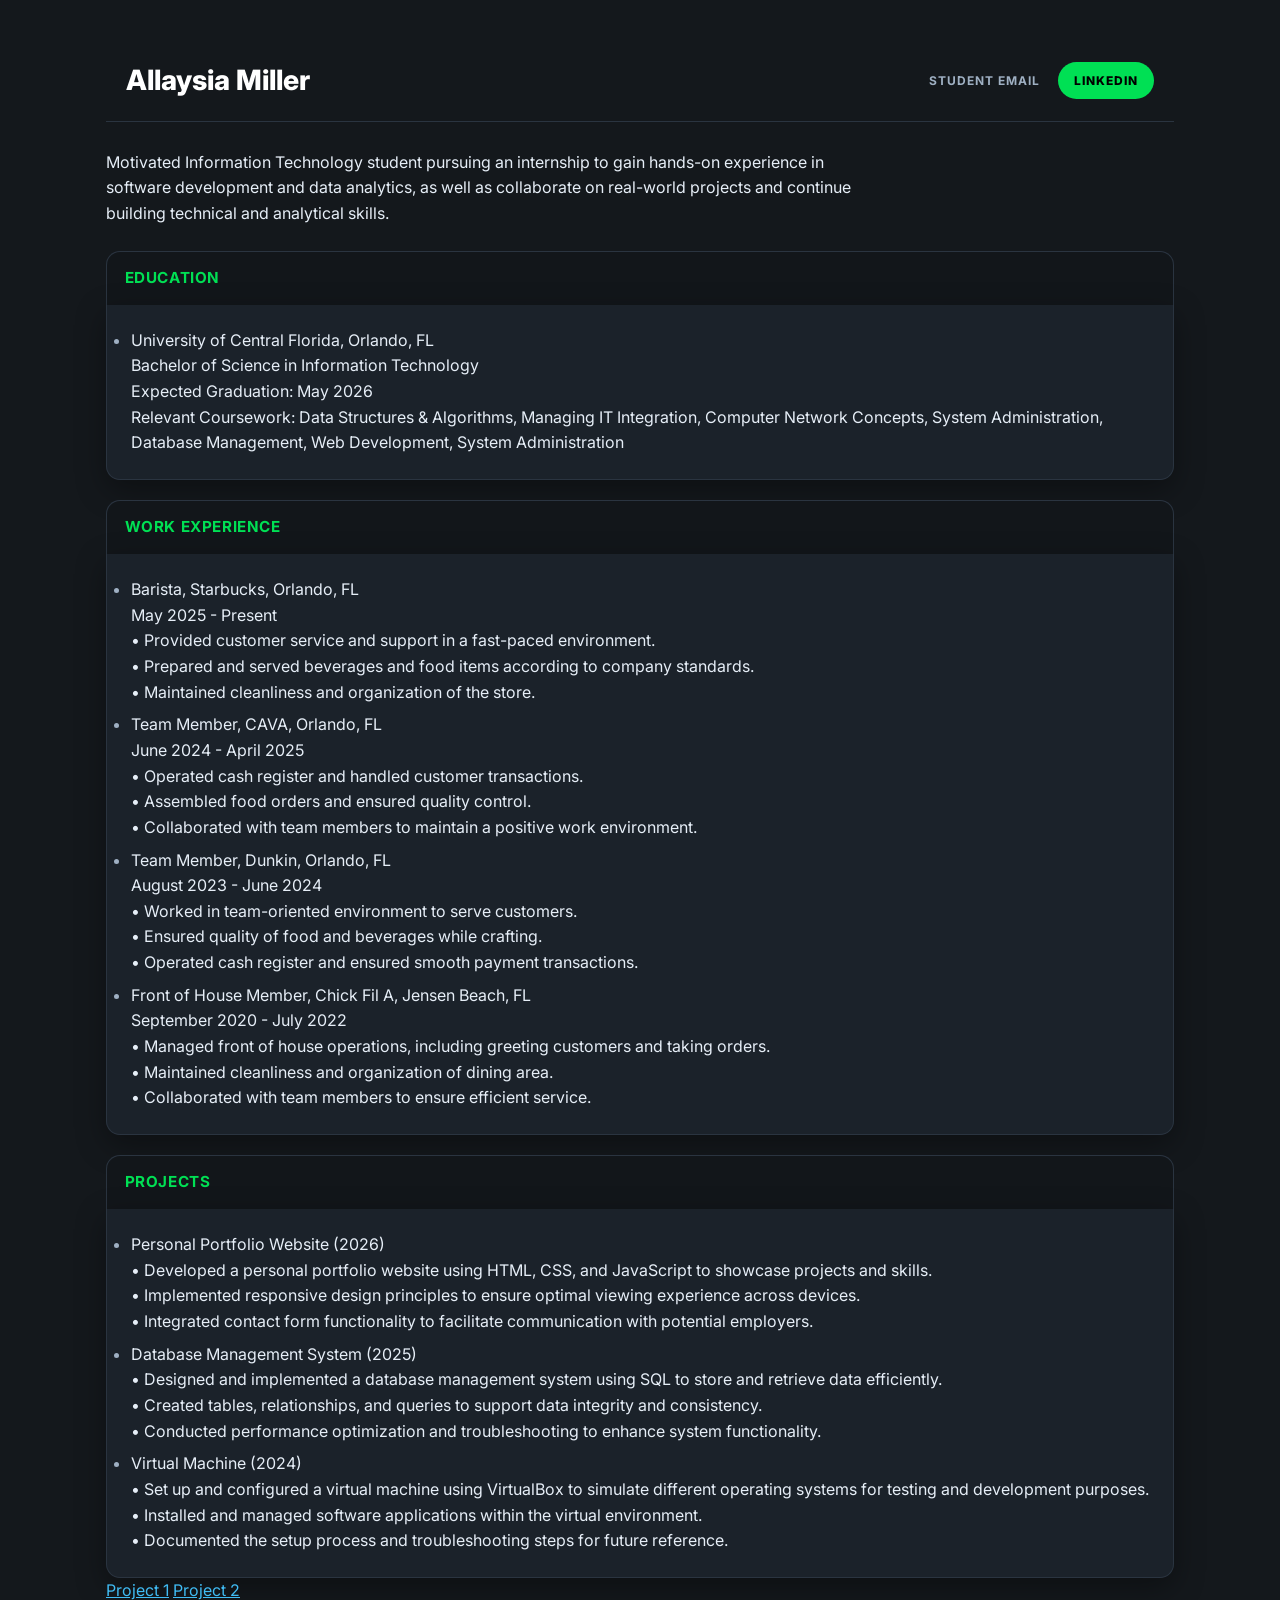
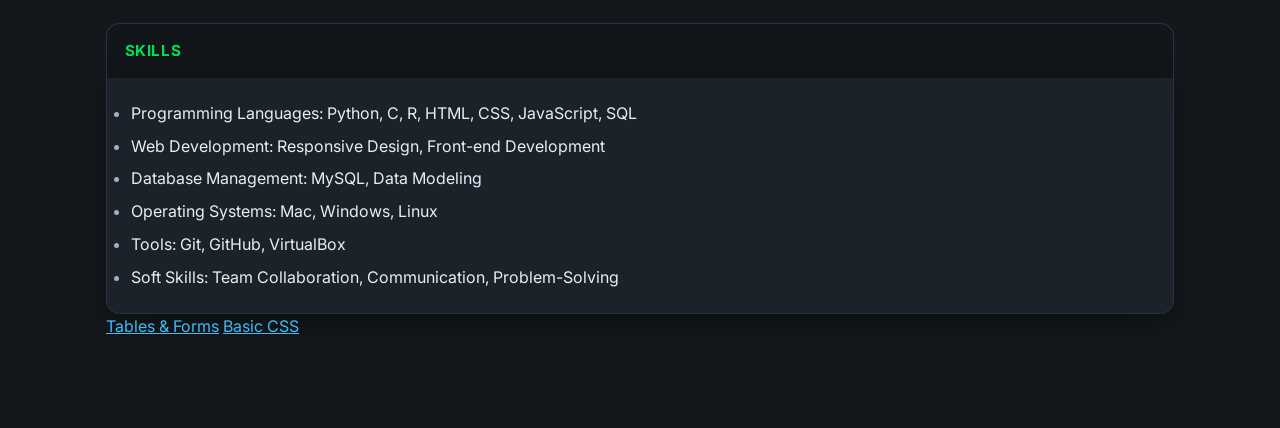
<file: index.html>
<!DOCTYPE html>
<html lang="en">
<head>
  <meta charset="UTF-8">
  <meta name="viewport" content="width=device-width, initial-scale=1.0">
  <title>Allaysia Miller | Resume</title>
  <link rel="stylesheet" href="styles.css">
</head>

<body>
  <main>
<header class="resume-header">
  <span class="name">Allaysia Miller</span>

  <span class="nav-links">
    <a class="nav-link" href="al341152@ucf.edu">Student Email</a>
    <a class="nav-btn" href="https://www.linkedin.com/in/allaysia/" target="_blank">LinkedIn</a>
  </span>
</header>


    <p>
      Motivated Information Technology student pursuing an internship to gain hands-on experience in software
      development and data analytics, as well as collaborate on real-world projects and continue building technical and
      analytical skills.
    </p>

    <h3>Education</h3>
    <ul>
      <li>
        University of Central Florida, Orlando, FL <br>
        Bachelor of Science in Information Technology <br>
        Expected Graduation: May 2026 <br>
        Relevant Coursework: Data Structures & Algorithms, Managing IT Integration, Computer Network Concepts, System
        Administration, Database Management, Web Development, System Administration
      </li>
    </ul>

    <h3>Work Experience</h3>
    <ul>
      <li>
        Barista, Starbucks, Orlando, FL <br>
        May 2025 - Present <br>
        • Provided customer service and support in a fast-paced environment. <br>
        • Prepared and served beverages and food items according to company standards. <br>
        • Maintained cleanliness and organization of the store. <br>
      </li>
      <li>
        Team Member, CAVA, Orlando, FL <br>
        June 2024 - April 2025 <br>
        • Operated cash register and handled customer transactions. <br>
        • Assembled food orders and ensured quality control. <br>
        • Collaborated with team members to maintain a positive work environment. <br>
      </li>
      <li>
        Team Member, Dunkin, Orlando, FL <br>
        August 2023 - June 2024 <br>
        • Worked in team-oriented environment to serve customers. <br>
        • Ensured quality of food and beverages while crafting. <br>
        • Operated cash register and ensured smooth payment transactions. <br>
      </li>
      <li>
        Front of House Member, Chick Fil A, Jensen Beach, FL <br>
        September 2020 - July 2022 <br>
        • Managed front of house operations, including greeting customers and taking orders. <br>
        • Maintained cleanliness and organization of dining area. <br>
        • Collaborated with team members to ensure efficient service. <br>
      </li>
    </ul>

    <h3>Projects</h3>
    <ul>
      <li>
        Personal Portfolio Website (2026) <br>
        • Developed a personal portfolio website using HTML, CSS, and JavaScript to showcase projects and skills. <br>
        • Implemented responsive design principles to ensure optimal viewing experience across devices. <br>
        • Integrated contact form functionality to facilitate communication with potential employers. <br>
      </li>
      <li>
        Database Management System (2025) <br>
        • Designed and implemented a database management system using SQL to store and retrieve data efficiently. <br>
        • Created tables, relationships, and queries to support data integrity and consistency. <br>
        • Conducted performance optimization and troubleshooting to enhance system functionality. <br>
      </li>
      <li>
        Virtual Machine (2024) <br>
        • Set up and configured a virtual machine using VirtualBox to simulate different operating systems for testing
        and development purposes. <br>
        • Installed and managed software applications within the virtual environment. <br>
        • Documented the setup process and troubleshooting steps for future reference. <br>
      </li>
    </ul>

    <nav class="project-links">
      <a href="project1.html">Project 1</a>
      <a href="project2.html">Project 2</a>
    </nav>

    <h3>Skills</h3>
    <ul>
      <li>Programming Languages: Python, C, R, HTML, CSS, JavaScript, SQL</li>
      <li>Web Development: Responsive Design, Front-end Development</li>
      <li>Database Management: MySQL, Data Modeling</li>
      <li>Operating Systems: Mac, Windows, Linux</li>
      <li>Tools: Git, GitHub, VirtualBox</li>
      <li>Soft Skills: Team Collaboration, Communication, Problem-Solving</li>
    </ul>

    <nav class="site-links">
      <a href="form.html">Tables &amp; Forms</a>
      <a href="5_CSS1-1.html">Basic CSS</a>
    </nav>

    <script src="script.js"></script>
  </main>
</body>
</html>
</file>
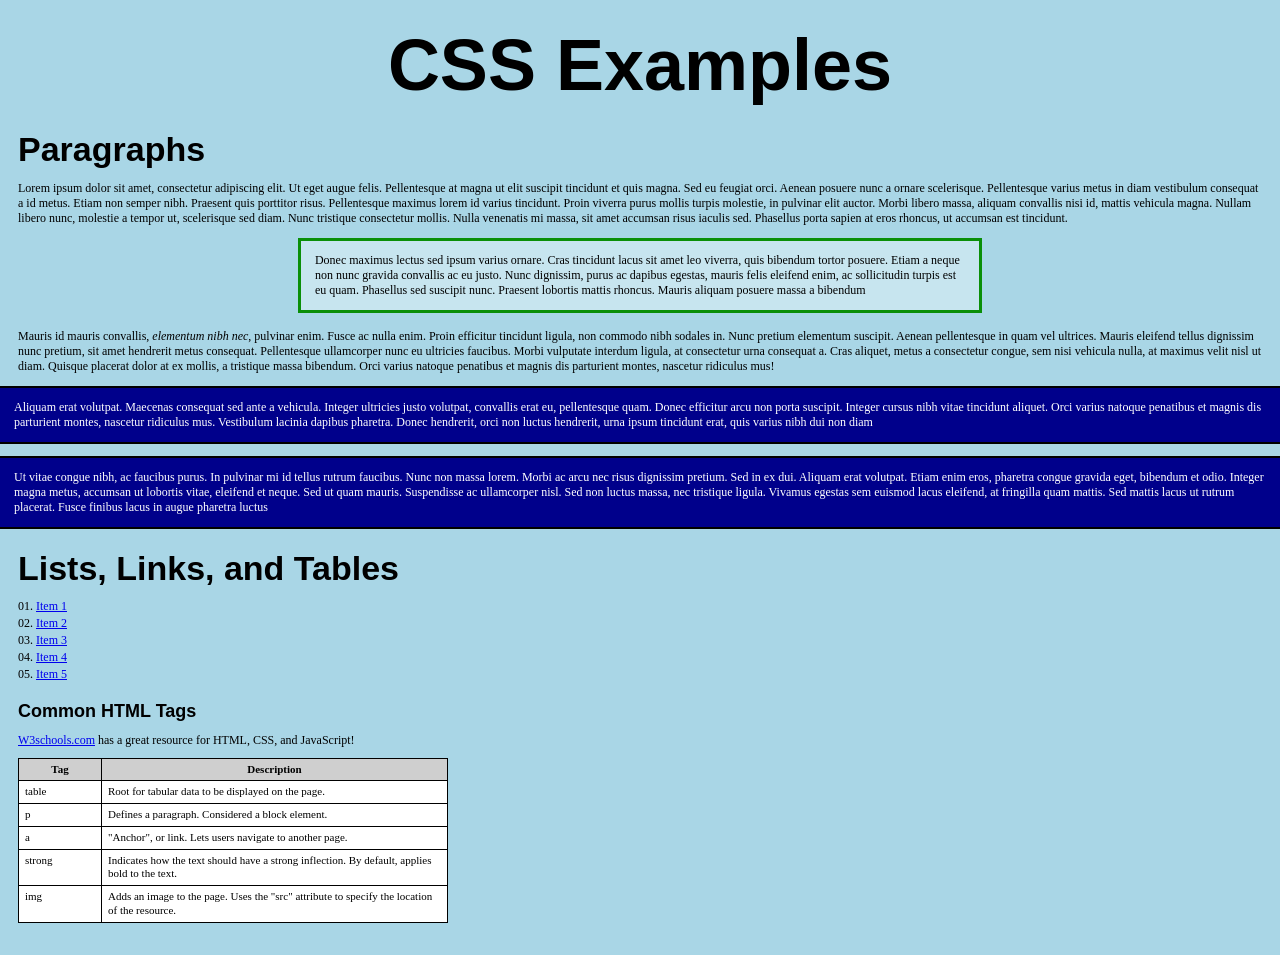
<file: 5_CSS1-1.html>
<!DOCTYPE html>

<html lang="en">
	<head>
		<title>CSS Examples</title>
		<link rel="stylesheet" href="5_css1.css">
	</head>
	
	<body>
		<h1>CSS Examples</h1>
		
		<article>
		<h2>Paragraphs</h2>
			<section>
				<p>Lorem ipsum dolor sit amet, consectetur adipiscing elit. Ut eget augue felis. Pellentesque at magna ut elit suscipit tincidunt et quis magna. Sed eu feugiat orci. Aenean posuere nunc a ornare scelerisque. Pellentesque varius metus in diam vestibulum consequat a id metus. Etiam non semper nibh. Praesent quis porttitor risus. Pellentesque maximus lorem id varius tincidunt. Proin viverra purus mollis turpis molestie, in pulvinar elit auctor. Morbi libero massa, aliquam convallis nisi id, mattis vehicula magna. Nullam libero nunc, molestie a tempor ut, scelerisque sed diam. Nunc tristique consectetur mollis. Nulla venenatis mi massa, sit amet accumsan risus iaculis sed. Phasellus porta sapien at eros rhoncus, ut accumsan est tincidunt.</p>
				<p id="paragraph2">Donec maximus lectus sed ipsum varius ornare. Cras tincidunt lacus sit amet leo viverra, quis bibendum tortor posuere. Etiam a neque non nunc gravida convallis ac eu justo. Nunc dignissim, purus ac dapibus egestas, mauris felis eleifend enim, ac sollicitudin turpis est eu quam. Phasellus sed suscipit nunc. Praesent lobortis mattis rhoncus. Mauris aliquam posuere massa a bibendum</p>
			</section>
			<section>
				<p>Mauris id mauris convallis, <em>elementum nibh nec</em>, pulvinar enim. Fusce ac nulla enim. Proin efficitur tincidunt ligula, non commodo nibh sodales in. Nunc pretium elementum suscipit. Aenean pellentesque in quam vel ultrices. Mauris eleifend tellus dignissim nunc pretium, sit amet hendrerit metus consequat. Pellentesque ullamcorper nunc eu ultricies faucibus. Morbi vulputate interdum ligula, at consectetur urna consequat a. Cras aliquet, metus a consectetur congue, sem nisi vehicula nulla, at maximus velit nisl ut diam. Quisque placerat dolor at ex mollis, a tristique massa bibendum. Orci varius natoque penatibus et magnis dis parturient montes, nascetur ridiculus mus!</p>
				<p class="blue">Aliquam erat volutpat. Maecenas consequat sed ante a vehicula. Integer ultricies justo volutpat, convallis erat eu, pellentesque quam. Donec efficitur arcu non porta suscipit. Integer cursus nibh vitae tincidunt aliquet. Orci varius natoque penatibus et magnis dis parturient montes, nascetur ridiculus mus. Vestibulum lacinia dapibus pharetra. Donec hendrerit, orci non luctus hendrerit, urna ipsum tincidunt erat, quis varius nibh dui non diam</p>
				<p class="blue">Ut vitae congue nibh, ac faucibus purus. In pulvinar mi id tellus rutrum faucibus. Nunc non massa lorem. Morbi ac arcu nec risus dignissim pretium. Sed in ex dui. Aliquam erat volutpat. Etiam enim eros, pharetra congue gravida eget, bibendum et odio. Integer magna metus, accumsan ut lobortis vitae, eleifend et neque. Sed ut quam mauris. Suspendisse ac ullamcorper nisl. Sed non luctus massa, nec tristique ligula. Vivamus egestas sem euismod lacus eleifend, at fringilla quam mattis. Sed mattis lacus ut rutrum placerat. Fusce finibus lacus in augue pharetra luctus</p>
			</section>
		</article>
		
		<article>
			<h2>Lists, Links, and Tables</h2>
			<ol>
				<li><a href="#">Item 1</a></li>
				<li><a href="#">Item 2</a></li>
				<li><a href="#">Item 3</a></li>
				<li><a href="#">Item 4</a></li>
				<li><a href="#">Item 5</a></li>
			</ol>
			
			<section>
				<h3>Common HTML Tags</h3>
				
				<p><a href="http://www.w3schools.com" target="_blank">W3schools.com</a> has a great resource for HTML, CSS, and JavaScript!</p>
				
				<table>
					<tr>
						<th>Tag</th><th>Description</th>
					</tr>
					<tr>
						<td>table</td><td>Root for tabular data to be displayed on the page.</td>
					</tr>
					<tr>
						<td>p</td><td>Defines a paragraph.  Considered a block element.</td>
					</tr>
					<tr>
						<td>a</td><td>"Anchor", or link.  Lets users navigate to another page.</td>
					</tr>
					<tr>
						<td>strong</td><td>Indicates how the text should have a strong inflection.  By default, applies bold to the text.</td>
					</tr>
					<tr>
						<td>img</td><td>Adds an image to the page.  Uses the "src" attribute to specify the location of the resource.</td>
					</tr>
				</table>
			</section>
			
		</article>
	</body>
</html>
</file>
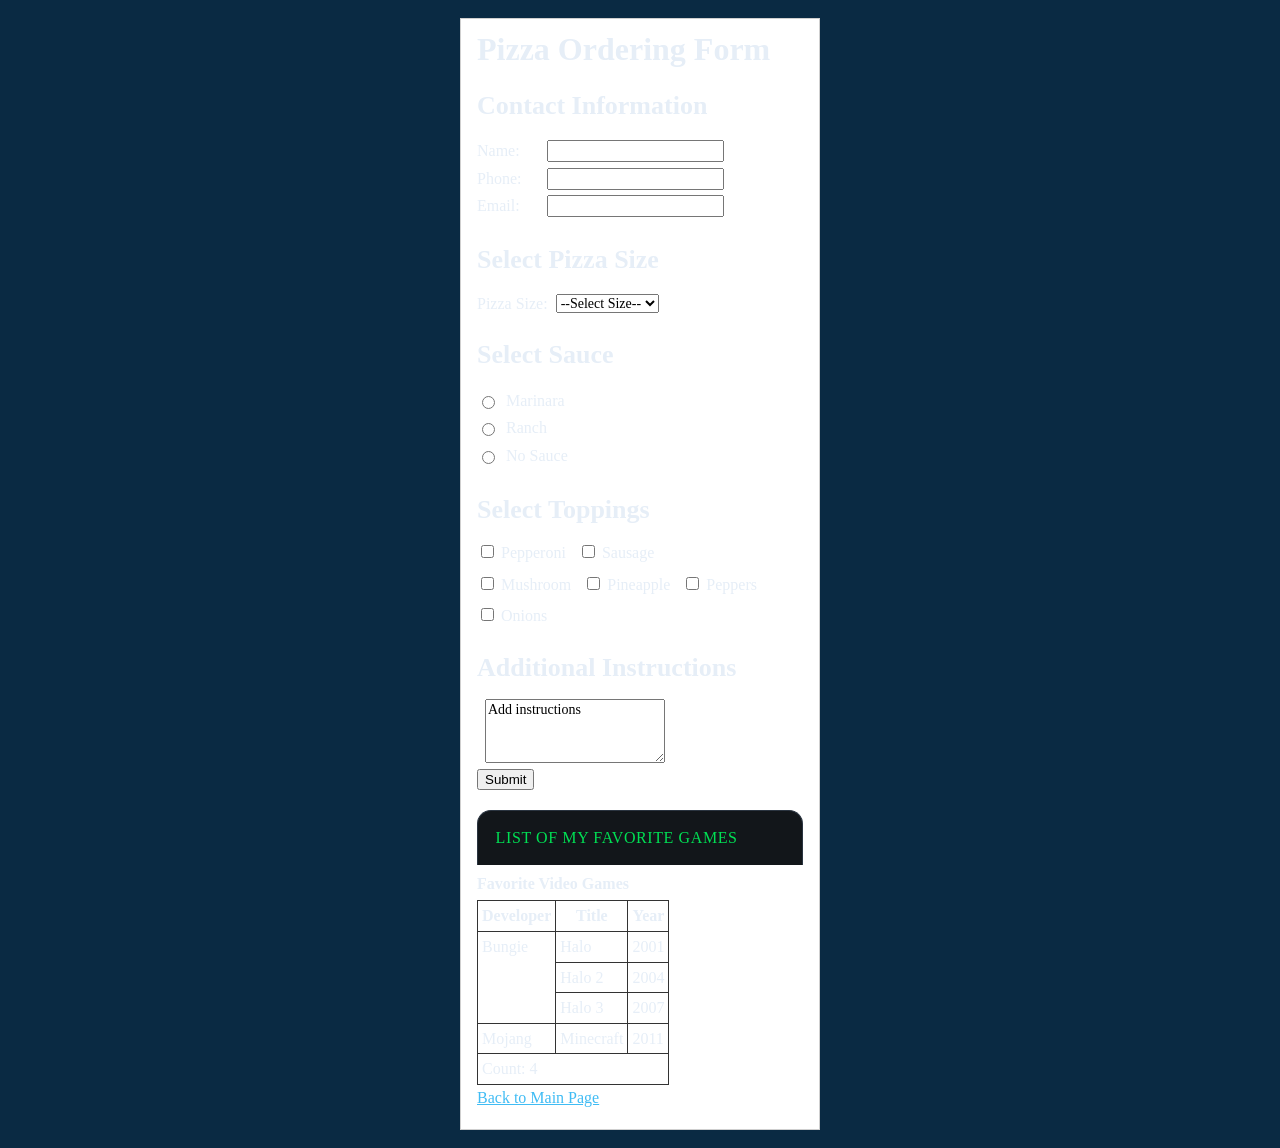
<file: form.html>
<!doctype html>
<html lang="en">
<link rel="stylesheet" href="styles.css">

<head>
  <meta charset="utf-8" />
  <meta name="viewport" content="width=device-width, initial-scale=1" />
  <title>Pizza Ordering Form</title>
  <style>
    body {
      margin: 0;
      font-family: "Times New Roman", Times, serif;
      background: #0a2a43;
      /* dark blue like the screenshot */

    }

    main {
      max-width: 360px;
      margin: 18px auto;
      background: #fff;
      padding: 14px 16px 18px;
      border: 1px solid #cfcfcf;
    }

    h1 {
      margin: 0 0 10px;
      font-size: 32px;
      line-height: 1.05;
    }

    h2 {
      margin: 18px 0 10px;
      font-size: 26px;
    }

    fieldset {
      border: 0;
      padding: 0;
      margin: 0;
    }

    .row {
      display: flex;
      align-items: center;
      gap: 8px;
      margin: 2px 0;
    }

    label {
      min-width: 62px;
    }

    input[type="text"],
    input[type="tel"],
    input[type="email"],
    textarea,
    select {
      font-family: inherit;
      font-size: 14px;
    }

    textarea {
      width: 180px;
      height: 64px;
    }

    .toppings label,
    .sauce label {
      min-width: auto;
    }

    .toppings {
      display: flex;
      flex-wrap: wrap;
      gap: 6px 12px;
      max-width: 280px;
    }

    table {
      border-collapse: collapse;
      margin-top: 6px;
    }

    th,
    td {
      border: 1px solid #333;
      padding: 2px 4px;
      vertical-align: top;
    }

    caption {
      caption-side: top;
      text-align: left;
      font-weight: bold;
      margin-bottom: 4px;
    }
  </style>
</head>

<body>
  <main>
    <h1>Pizza Ordering Form</h1>

    <section aria-labelledby="contact-heading">
      <h2 id="contact-heading">Contact Information</h2>

      <form action="#" method="post">
        <fieldset>
          <div class="row">
            <label for="name">Name:</label>
            <input id="name" name="name" type="text" required />
          </div>

          <div class="row">
            <label for="phone">Phone:</label>
            <input id="phone" name="phone" type="tel" required />
          </div>

          <div class="row">
            <label for="email">Email:</label>
            <input id="email" name="email" type="email" required />
          </div>
        </fieldset>

        <section aria-labelledby="size-heading">
          <h2 id="size-heading">Select Pizza Size</h2>

          <div class="row">
            <label for="size">Pizza Size:</label>
            <select id="size" name="size" required>
              <option value="" selected disabled>--Select Size--</option>
              <option value="medium">Medium</option>
              <option value="large">Large</option>
              <option value="xlarge">XLarge</option>
            </select>
          </div>
        </section>

        <section aria-labelledby="sauce-heading">
          <h2 id="sauce-heading">Select Sauce</h2>

          <fieldset class="sauce">
            <legend class="sr-only" style="position:absolute; left:-9999px;">Sauce Type</legend>

            <div class="row">
              <input id="marinara" name="sauce" type="radio" value="marinara" required />
              <label for="marinara">Marinara</label>
            </div>

            <div class="row">
              <input id="ranch" name="sauce" type="radio" value="ranch" />
              <label for="ranch">Ranch</label>
            </div>

            <div class="row">
              <input id="nosauce" name="sauce" type="radio" value="none" />
              <label for="nosauce">No Sauce</label>
            </div>
          </fieldset>
        </section>

        <section aria-labelledby="toppings-heading">
          <h2 id="toppings-heading">Select Toppings</h2>

          <fieldset>
            <legend class="sr-only" style="position:absolute; left:-9999px;">Pizza Toppings</legend>

            <div class="toppings">
              <div>
                <input id="pepperoni" name="toppings" type="checkbox" value="pepperoni" />
                <label for="pepperoni">Pepperoni</label>
              </div>
              <div>
                <input id="sausage" name="toppings" type="checkbox" value="sausage" />
                <label for="sausage">Sausage</label>
              </div>
              <div>
                <input id="mushroom" name="toppings" type="checkbox" value="mushroom" />
                <label for="mushroom">Mushroom</label>
              </div>
              <div>
                <input id="pineapple" name="toppings" type="checkbox" value="pineapple" />
                <label for="pineapple">Pineapple</label>
              </div>
              <div>
                <input id="peppers" name="toppings" type="checkbox" value="peppers" />
                <label for="peppers">Peppers</label>
              </div>
              <div>
                <input id="onions" name="toppings" type="checkbox" value="onions" />
                <label for="onions">Onions</label>
              </div>
            </div>
          </fieldset>
        </section>

        <section aria-labelledby="instructions-heading">
          <h2 id="instructions-heading">Additional Instructions</h2>

          <div class="row" style="align-items:flex-start;">
            <label for="instructions" style="min-width:auto;"></label>
            <textarea id="instructions" name="instructions">Add instructions</textarea>
          </div>

          <div class="row" style="margin-top:6px;">
            <button type="submit">Submit</button>
          </div>
        </section>
      </form>
    </section>

    <section aria-labelledby="games-heading" style="margin-top:20px;">
      <h3 id="games-heading" style="margin:0 0 6px; font-size:16px; font-weight:normal;">
        List of My Favorite Games
      </h3>

      <!-- Warning about border attribute is acceptable -->
      <table border="1">
        <caption>Favorite Video Games</caption>

        <thead>
          <tr>
            <th scope="col">Developer</th>
            <th scope="col">Title</th>
            <th scope="col">Year</th>
          </tr>
        </thead>

        <tbody>
          <tr>
            <!-- vertical merge (rowspan) -->
            <td rowspan="3">Bungie</td>
            <td>Halo</td>
            <td>2001</td>
          </tr>
          <tr>
            <td>Halo 2</td>
            <td>2004</td>
          </tr>
          <tr>
            <td>Halo 3</td>
            <td>2007</td>
          </tr>
          <tr>
            <td>Mojang</td>
            <td>Minecraft</td>
            <td>2011</td>
          </tr>
        </tbody>

        <tfoot>
          <tr>
            <!-- horizontal merge (colspan) -->
            <td colspan="3">Count: 4</td>
          </tr>
        </tfoot>
      </table>
    </section>
    <a href="index.html">Back to Main Page</a>
  </main>
</body>

</html>
</file>
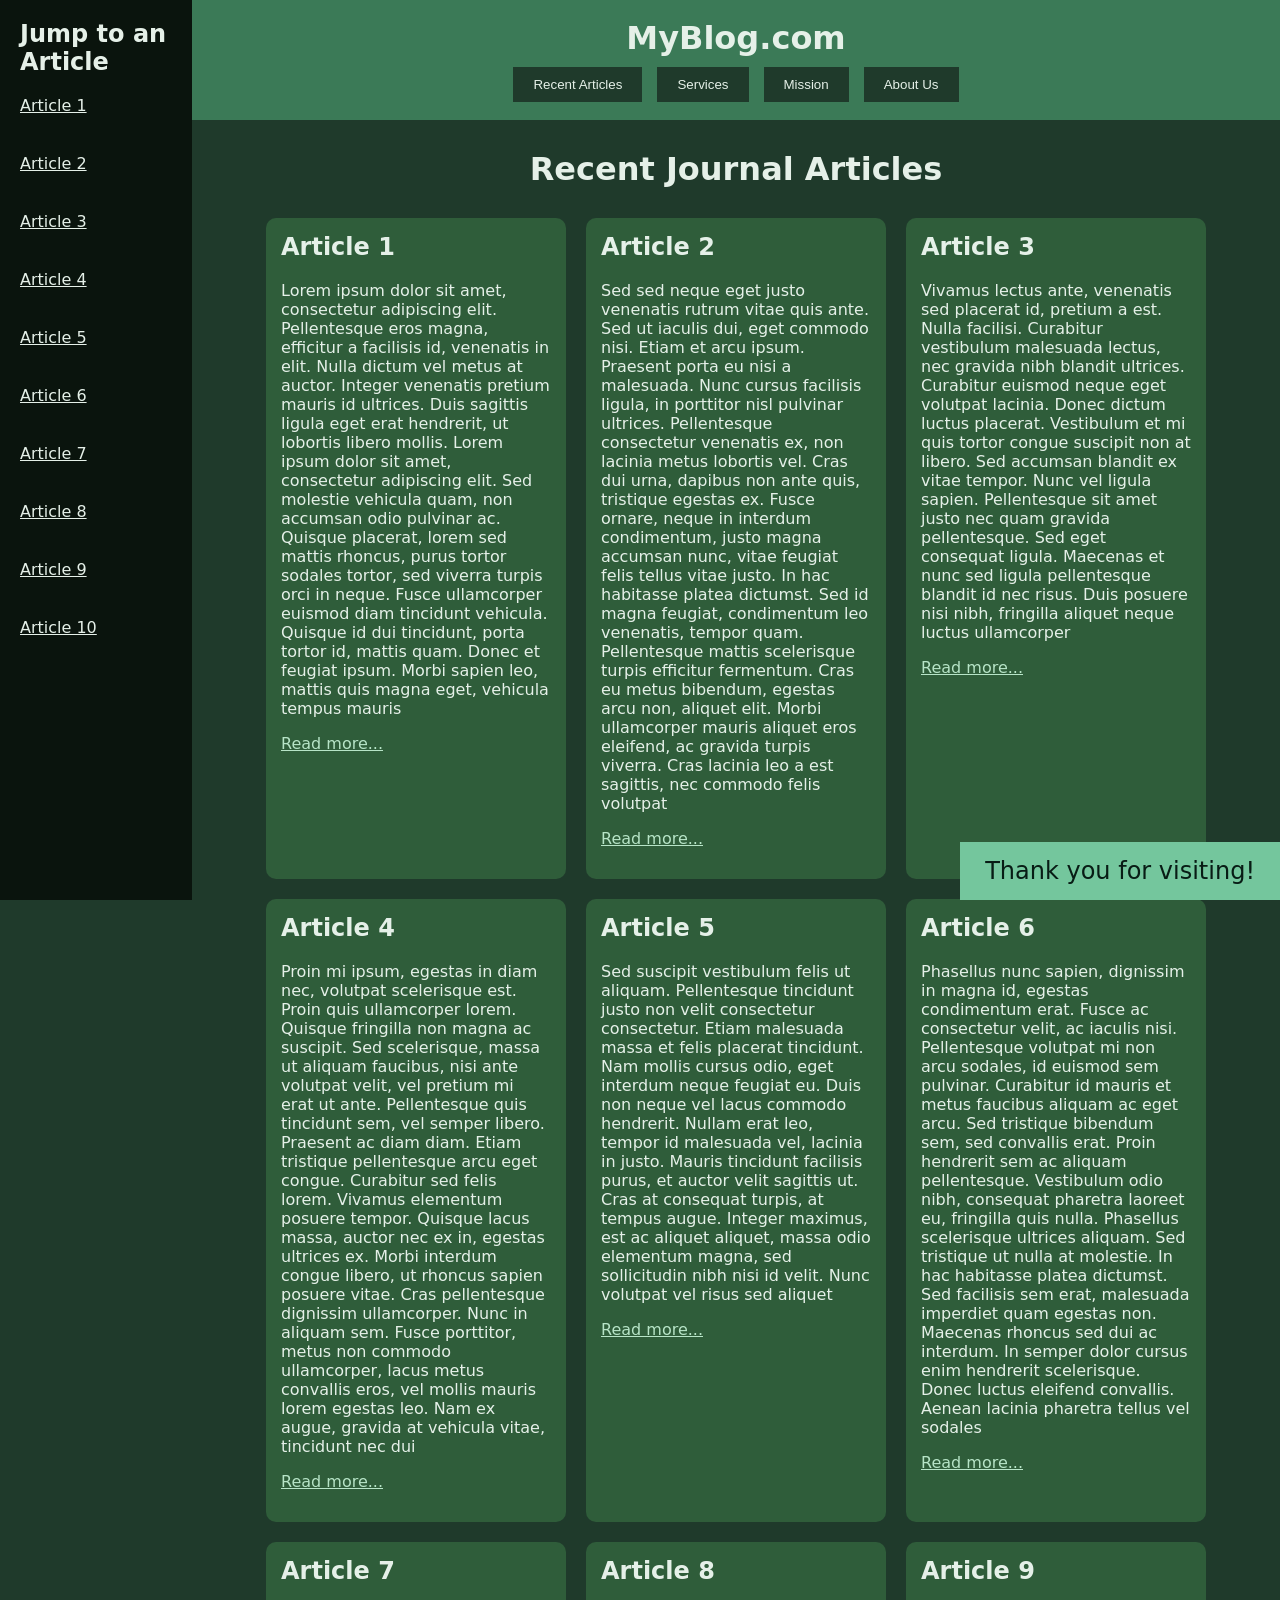
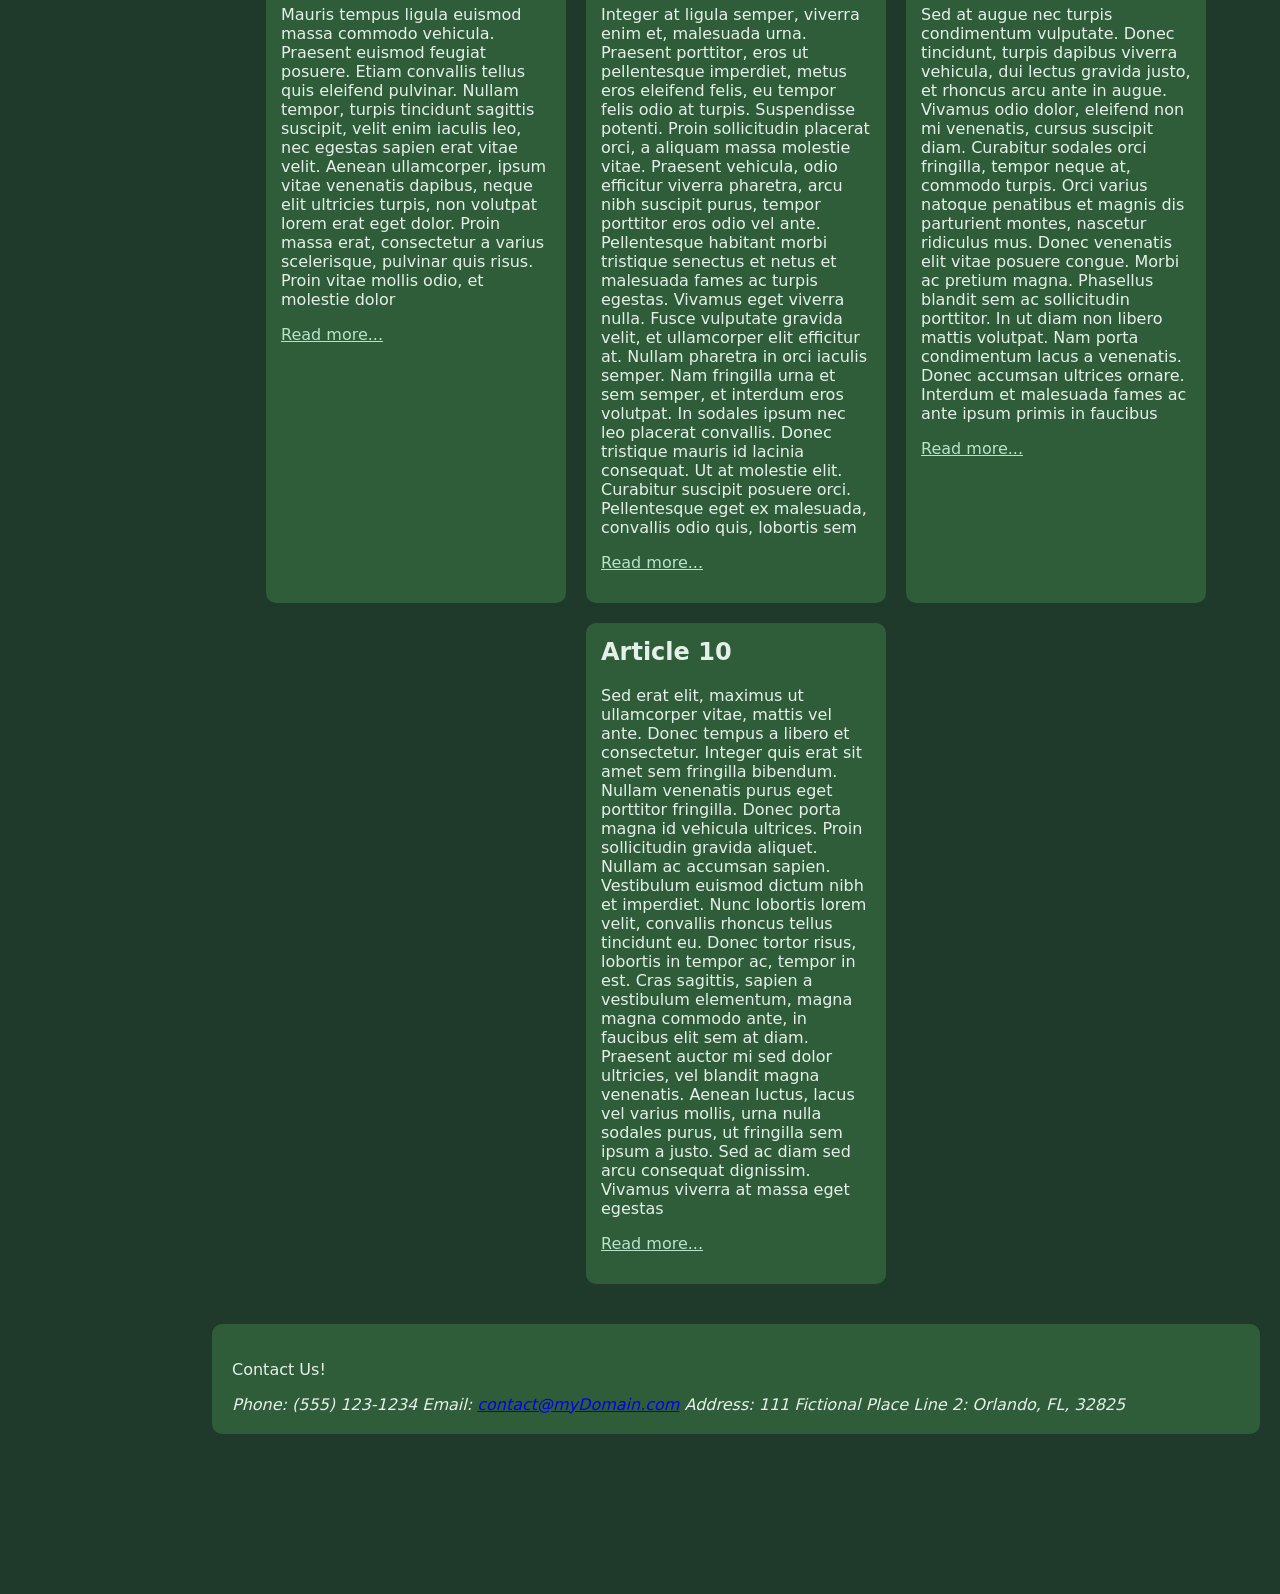
<file: html-5.html>
<!DOCTYPE html>
<html lang="en">

<head>
    <link rel="stylesheet" href="html-5.css">
</head>

<body>
    <nav id="jumpMenu">
        <h2>Jump to an Article</h2>
        <a href="#a1">Article 1</a><br>
        <a href="#a2">Article 2</a><br>
        <a href="#a3">Article 3</a><br>
        <a href="#a4">Article 4</a><br>
        <a href="#a5">Article 5</a><br>
        <a href="#a6">Article 6</a><br>
        <a href="#a7">Article 7</a><br>
        <a href="#a8">Article 8</a><br>
        <a href="#a9">Article 9</a><br>
        <a href="#a10">Article 10</a>
    </nav>

    <main>

        <header>
            <p>MyBlog.com</p>
            <nav>
                <button href="recent.html">Recent Articles</button>
                <button href="services.html">Services</button>
                <button href="mission.html">Mission</button>
                <button href="about.html">About Us</button>
            </nav>
        </header>

        <h1>Recent Journal Articles</h1>

        <div id="container">
            <article id="a1">
                <h2>Article 1</h2>
                <p>Lorem ipsum dolor sit amet, consectetur adipiscing elit. Pellentesque eros magna, efficitur a
                    facilisis id, venenatis in elit. Nulla dictum vel metus at auctor. Integer venenatis pretium mauris
                    id ultrices. Duis sagittis ligula eget erat hendrerit, ut lobortis libero mollis. Lorem ipsum dolor
                    sit amet, consectetur adipiscing elit. Sed molestie vehicula quam, non accumsan odio pulvinar ac.
                    Quisque placerat, lorem sed mattis rhoncus, purus tortor sodales tortor, sed viverra turpis orci in
                    neque. Fusce ullamcorper euismod diam tincidunt vehicula. Quisque id dui tincidunt, porta tortor id,
                    mattis quam. Donec et feugiat ipsum. Morbi sapien leo, mattis quis magna eget, vehicula tempus
                    mauris</p>
                <p><a href="#">Read more...</a></p>
            </article>

            <article id="a2">
                <h2>Article 2</h2>
                <p>Sed sed neque eget justo venenatis rutrum vitae quis ante. Sed ut iaculis dui, eget commodo nisi.
                    Etiam et arcu ipsum. Praesent porta eu nisi a malesuada. Nunc cursus facilisis ligula, in porttitor
                    nisl pulvinar ultrices. Pellentesque consectetur venenatis ex, non lacinia metus lobortis vel. Cras
                    dui urna, dapibus non ante quis, tristique egestas ex. Fusce ornare, neque in interdum condimentum,
                    justo magna accumsan nunc, vitae feugiat felis tellus vitae justo. In hac habitasse platea dictumst.
                    Sed id magna feugiat, condimentum leo venenatis, tempor quam. Pellentesque mattis scelerisque turpis
                    efficitur fermentum. Cras eu metus bibendum, egestas arcu non, aliquet elit. Morbi ullamcorper
                    mauris aliquet eros eleifend, ac gravida turpis viverra. Cras lacinia leo a est sagittis, nec
                    commodo felis volutpat</p>
                <p><a href="#">Read more...</a></p>
            </article>

            <article id="a3">
                <h2>Article 3</h2>
                <p>Vivamus lectus ante, venenatis sed placerat id, pretium a est. Nulla facilisi. Curabitur vestibulum
                    malesuada lectus, nec gravida nibh blandit ultrices. Curabitur euismod neque eget volutpat lacinia.
                    Donec dictum luctus placerat. Vestibulum et mi quis tortor congue suscipit non at libero. Sed
                    accumsan blandit ex vitae tempor. Nunc vel ligula sapien. Pellentesque sit amet justo nec quam
                    gravida pellentesque. Sed eget consequat ligula. Maecenas et nunc sed ligula pellentesque blandit id
                    nec risus. Duis posuere nisi nibh, fringilla aliquet neque luctus ullamcorper</p>
                <p><a href="#">Read more...</a></p>
            </article>

            <article id="a4">
                <h2>Article 4</h2>
                <p>Proin mi ipsum, egestas in diam nec, volutpat scelerisque est. Proin quis ullamcorper lorem. Quisque
                    fringilla non magna ac suscipit. Sed scelerisque, massa ut aliquam faucibus, nisi ante volutpat
                    velit, vel pretium mi erat ut ante. Pellentesque quis tincidunt sem, vel semper libero. Praesent ac
                    diam diam. Etiam tristique pellentesque arcu eget congue. Curabitur sed felis lorem. Vivamus
                    elementum posuere tempor. Quisque lacus massa, auctor nec ex in, egestas ultrices ex. Morbi interdum
                    congue libero, ut rhoncus sapien posuere vitae. Cras pellentesque dignissim ullamcorper. Nunc in
                    aliquam sem. Fusce porttitor, metus non commodo ullamcorper, lacus metus convallis eros, vel mollis
                    mauris lorem egestas leo. Nam ex augue, gravida at vehicula vitae, tincidunt nec dui</p>
                <p><a href="#">Read more...</a></p>
            </article>

            <article id="a5">
                <h2>Article 5</h2>
                <p>Sed suscipit vestibulum felis ut aliquam. Pellentesque tincidunt justo non velit consectetur
                    consectetur. Etiam malesuada massa et felis placerat tincidunt. Nam mollis cursus odio, eget
                    interdum neque feugiat eu. Duis non neque vel lacus commodo hendrerit. Nullam erat leo, tempor id
                    malesuada vel, lacinia in justo. Mauris tincidunt facilisis purus, et auctor velit sagittis ut. Cras
                    at consequat turpis, at tempus augue. Integer maximus, est ac aliquet aliquet, massa odio elementum
                    magna, sed sollicitudin nibh nisi id velit. Nunc volutpat vel risus sed aliquet</p>
                <p><a href="#">Read more...</a></p>
            </article>

            <article id="a6">
                <h2>Article 6</h2>
                <p>Phasellus nunc sapien, dignissim in magna id, egestas condimentum erat. Fusce ac consectetur velit,
                    ac iaculis nisi. Pellentesque volutpat mi non arcu sodales, id euismod sem pulvinar. Curabitur id
                    mauris et metus faucibus aliquam ac eget arcu. Sed tristique bibendum sem, sed convallis erat. Proin
                    hendrerit sem ac aliquam pellentesque. Vestibulum odio nibh, consequat pharetra laoreet eu,
                    fringilla quis nulla. Phasellus scelerisque ultrices aliquam. Sed tristique ut nulla at molestie. In
                    hac habitasse platea dictumst. Sed facilisis sem erat, malesuada imperdiet quam egestas non.
                    Maecenas rhoncus sed dui ac interdum. In semper dolor cursus enim hendrerit scelerisque. Donec
                    luctus eleifend convallis. Aenean lacinia pharetra tellus vel sodales</p>
                <p><a href="#">Read more...</a></p>
            </article>

            <article id="a7">
                <h2>Article 7</h2>
                <p>Mauris tempus ligula euismod massa commodo vehicula. Praesent euismod feugiat posuere. Etiam
                    convallis tellus quis eleifend pulvinar. Nullam tempor, turpis tincidunt sagittis suscipit, velit
                    enim iaculis leo, nec egestas sapien erat vitae velit. Aenean ullamcorper, ipsum vitae venenatis
                    dapibus, neque elit ultricies turpis, non volutpat lorem erat eget dolor. Proin massa erat,
                    consectetur a varius scelerisque, pulvinar quis risus. Proin vitae mollis odio, et molestie dolor
                </p>
                <p><a href="#">Read more...</a></p>
            </article>

            <article id="a8">
                <h2>Article 8</h2>
                <p>Integer at ligula semper, viverra enim et, malesuada urna. Praesent porttitor, eros ut pellentesque
                    imperdiet, metus eros eleifend felis, eu tempor felis odio at turpis. Suspendisse potenti. Proin
                    sollicitudin placerat orci, a aliquam massa molestie vitae. Praesent vehicula, odio efficitur
                    viverra pharetra, arcu nibh suscipit purus, tempor porttitor eros odio vel ante. Pellentesque
                    habitant morbi tristique senectus et netus et malesuada fames ac turpis egestas. Vivamus eget
                    viverra nulla. Fusce vulputate gravida velit, et ullamcorper elit efficitur at. Nullam pharetra in
                    orci iaculis semper. Nam fringilla urna et sem semper, et interdum eros volutpat. In sodales ipsum
                    nec leo placerat convallis. Donec tristique mauris id lacinia consequat. Ut at molestie elit.
                    Curabitur suscipit posuere orci. Pellentesque eget ex malesuada, convallis odio quis, lobortis sem
                </p>
                <p><a href="#">Read more...</a></p>
            </article>

            <article id="a9">
                <h2>Article 9</h2>
                <p>Sed at augue nec turpis condimentum vulputate. Donec tincidunt, turpis dapibus viverra vehicula, dui
                    lectus gravida justo, et rhoncus arcu ante in augue. Vivamus odio dolor, eleifend non mi venenatis,
                    cursus suscipit diam. Curabitur sodales orci fringilla, tempor neque at, commodo turpis. Orci varius
                    natoque penatibus et magnis dis parturient montes, nascetur ridiculus mus. Donec venenatis elit
                    vitae posuere congue. Morbi ac pretium magna. Phasellus blandit sem ac sollicitudin porttitor. In ut
                    diam non libero mattis volutpat. Nam porta condimentum lacus a venenatis. Donec accumsan ultrices
                    ornare. Interdum et malesuada fames ac ante ipsum primis in faucibus</p>
                <p><a href="#">Read more...</a></p>
            </article>

            <article id="a10">
                <h2>Article 10</h2>
                <p>Sed erat elit, maximus ut ullamcorper vitae, mattis vel ante. Donec tempus a libero et consectetur.
                    Integer quis erat sit amet sem fringilla bibendum. Nullam venenatis purus eget porttitor fringilla.
                    Donec porta magna id vehicula ultrices. Proin sollicitudin gravida aliquet. Nullam ac accumsan
                    sapien. Vestibulum euismod dictum nibh et imperdiet. Nunc lobortis lorem velit, convallis rhoncus
                    tellus tincidunt eu. Donec tortor risus, lobortis in tempor ac, tempor in est. Cras sagittis, sapien
                    a vestibulum elementum, magna magna commodo ante, in faucibus elit sem at diam. Praesent auctor mi
                    sed dolor ultricies, vel blandit magna venenatis. Aenean luctus, lacus vel varius mollis, urna nulla
                    sodales purus, ut fringilla sem ipsum a justo. Sed ac diam sed arcu consequat dignissim. Vivamus
                    viverra at massa eget egestas</p>
                <p><a href="#">Read more...</a></p>
            </article>
        </div>

        <p id="thanks">Thank you for visiting!</p>

        <footer>
            <p>Contact Us!</p>
            <address>
                <div>
                    <span>Phone:</span> <span>(555) 123-1234</span>
                    <span>Email:</span> </span><a href="#">contact@myDomain.com</a></span>
                    <span>Address:</span> <span>111 Fictional Place</span>
                    <span>Line 2:</span> <span>Orlando, FL, 32825</span>
                </div>
            </address>

        </footer>
    </main>
</body>

</html>
</file>
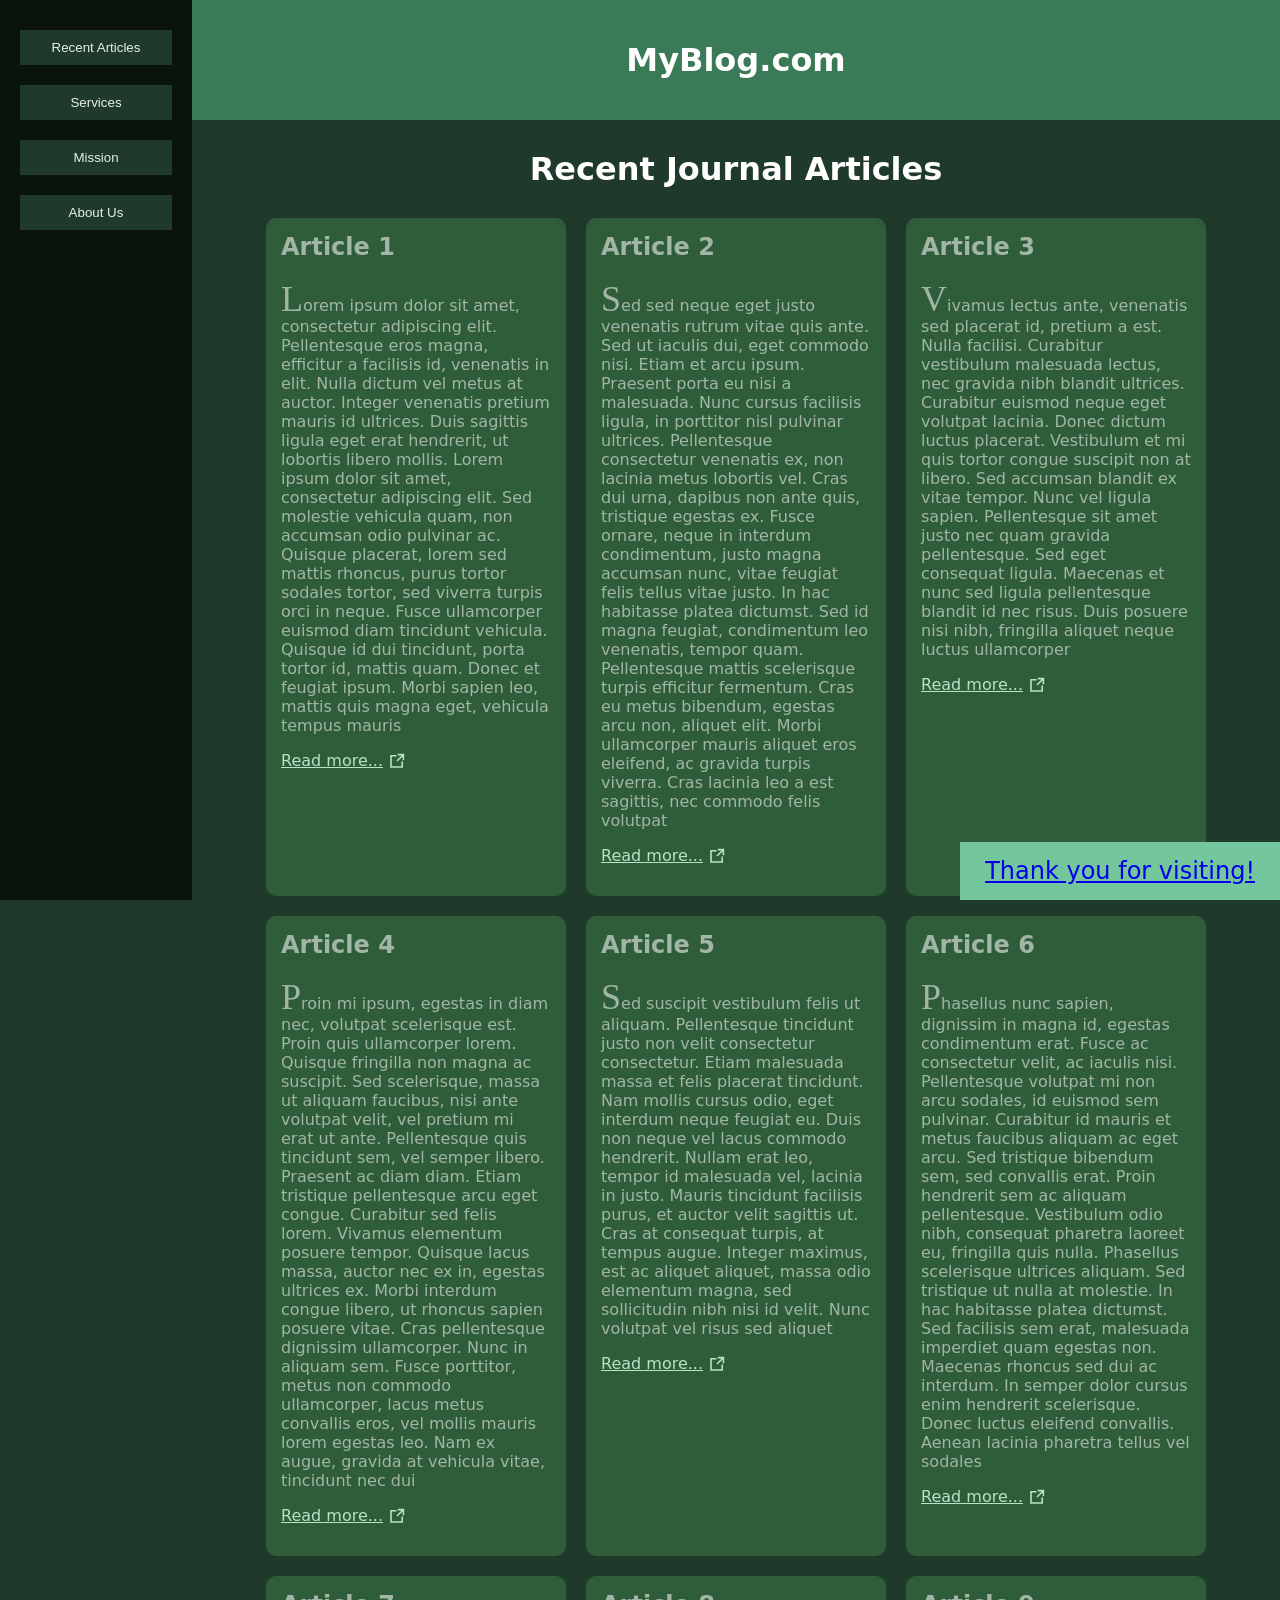
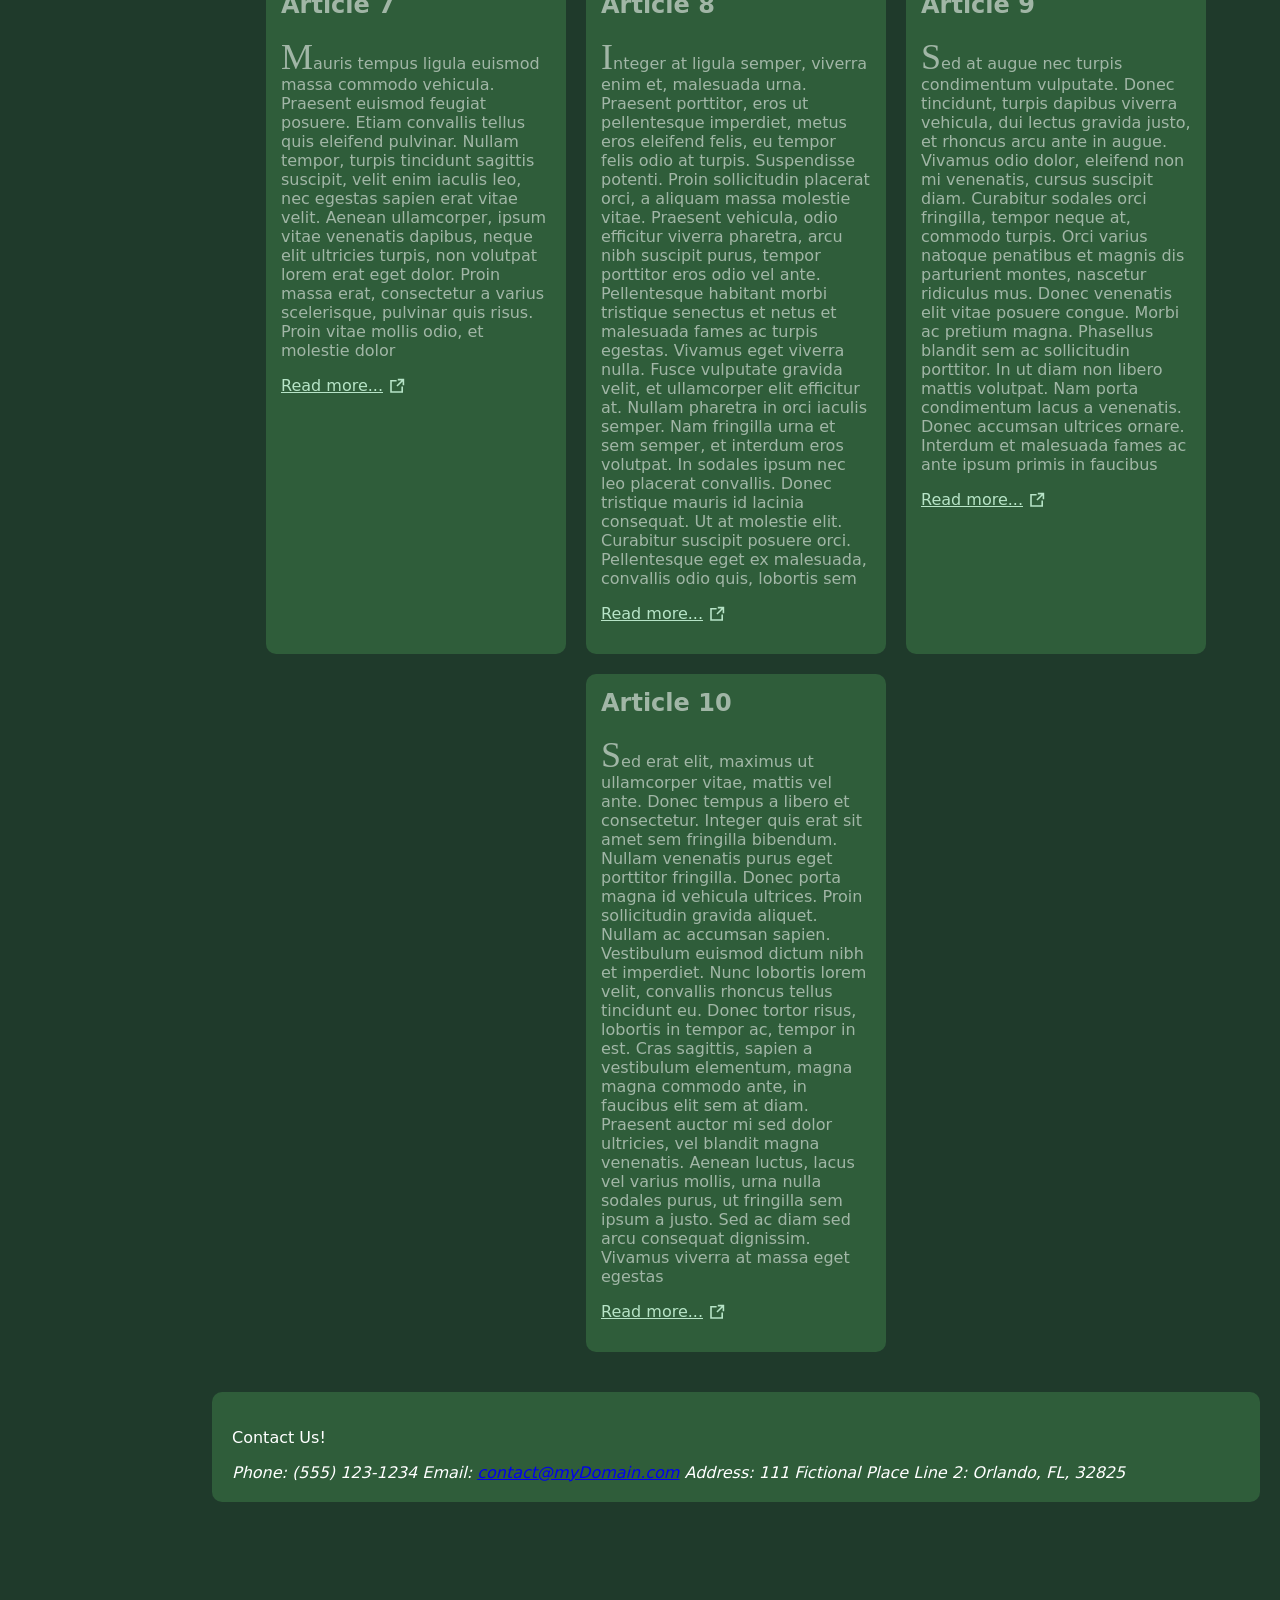
<file: html-6.html>
<!DOCTYPE html>
<html lang="en">
    <head>
        <link rel="stylesheet" href="7_transition.css">
    </head>

    <body>
		
		<nav id="menuItems">
			<button id="recentArticles" href="recent.html">Recent Articles</button>
			
			<ul id="jumpMenu">
				<li><a href="#a1">Article 1</a></li>
				<li><a href="#a2">Article 2</a></li>
				<li><a href="#a3">Article 3</a></li>
				<li><a href="#a4">Article 4</a></li>
				<li><a href="#a5">Article 5</a></li>
				<li><a href="#a6">Article 6</a></li>
				<li><a href="#a7">Article 7</a></li>
				<li><a href="#a8">Article 8</a></li>
				<li><a href="#a9">Article 9</a></li>
				<li><a href="#a10">Article 10</a></li>
			</ul>
		
			<button href="services.html">Services</button>
			<button href="mission.html">Mission</button>
			<button href="about.html">About Us</button>
		</nav>
		
        <main>
		
			<header>
				<p>MyBlog.com</p>
			</header>
            
            <h1>Recent Journal Articles</h1>

            <div id="container">
                <article id="a1">
                    <h2>Article 1</h2>
                    <p>Lorem ipsum dolor sit amet, consectetur adipiscing elit. Pellentesque eros magna, efficitur a facilisis id, venenatis in elit. Nulla dictum vel metus at auctor. Integer venenatis pretium mauris id ultrices. Duis sagittis ligula eget erat hendrerit, ut lobortis libero mollis. Lorem ipsum dolor sit amet, consectetur adipiscing elit. Sed molestie vehicula quam, non accumsan odio pulvinar ac. Quisque placerat, lorem sed mattis rhoncus, purus tortor sodales tortor, sed viverra turpis orci in neque. Fusce ullamcorper euismod diam tincidunt vehicula. Quisque id dui tincidunt, porta tortor id, mattis quam. Donec et feugiat ipsum. Morbi sapien leo, mattis quis magna eget, vehicula tempus mauris</p>
                    <p><a href="http://www.google.com">Read more...</a></p>
                </article>

                <article id="a2">
                    <h2>Article 2</h2>
                    <p>Sed sed neque eget justo venenatis rutrum vitae quis ante. Sed ut iaculis dui, eget commodo nisi. Etiam et arcu ipsum. Praesent porta eu nisi a malesuada. Nunc cursus facilisis ligula, in porttitor nisl pulvinar ultrices. Pellentesque consectetur venenatis ex, non lacinia metus lobortis vel. Cras dui urna, dapibus non ante quis, tristique egestas ex. Fusce ornare, neque in interdum condimentum, justo magna accumsan nunc, vitae feugiat felis tellus vitae justo. In hac habitasse platea dictumst. Sed id magna feugiat, condimentum leo venenatis, tempor quam. Pellentesque mattis scelerisque turpis efficitur fermentum. Cras eu metus bibendum, egestas arcu non, aliquet elit. Morbi ullamcorper mauris aliquet eros eleifend, ac gravida turpis viverra. Cras lacinia leo a est sagittis, nec commodo felis volutpat</p>
                    <p><a href="http://www.google.com">Read more...</a></p>
                </article>

                <article id="a3">
                    <h2>Article 3</h2>
                    <p>Vivamus lectus ante, venenatis sed placerat id, pretium a est. Nulla facilisi. Curabitur vestibulum malesuada lectus, nec gravida nibh blandit ultrices. Curabitur euismod neque eget volutpat lacinia. Donec dictum luctus placerat. Vestibulum et mi quis tortor congue suscipit non at libero. Sed accumsan blandit ex vitae tempor. Nunc vel ligula sapien. Pellentesque sit amet justo nec quam gravida pellentesque. Sed eget consequat ligula. Maecenas et nunc sed ligula pellentesque blandit id nec risus. Duis posuere nisi nibh, fringilla aliquet neque luctus ullamcorper</p>
                    <p><a href="http://www.google.com">Read more...</a></p>
                </article>

                <article id="a4">
                    <h2>Article 4</h2>
                    <p>Proin mi ipsum, egestas in diam nec, volutpat scelerisque est. Proin quis ullamcorper lorem. Quisque fringilla non magna ac suscipit. Sed scelerisque, massa ut aliquam faucibus, nisi ante volutpat velit, vel pretium mi erat ut ante. Pellentesque quis tincidunt sem, vel semper libero. Praesent ac diam diam. Etiam tristique pellentesque arcu eget congue. Curabitur sed felis lorem. Vivamus elementum posuere tempor. Quisque lacus massa, auctor nec ex in, egestas ultrices ex. Morbi interdum congue libero, ut rhoncus sapien posuere vitae. Cras pellentesque dignissim ullamcorper. Nunc in aliquam sem. Fusce porttitor, metus non commodo ullamcorper, lacus metus convallis eros, vel mollis mauris lorem egestas leo. Nam ex augue, gravida at vehicula vitae, tincidunt nec dui</p>
                    <p><a href="http://www.google.com">Read more...</a></p>
                </article>

                <article id="a5">
                    <h2>Article 5</h2>
                    <p>Sed suscipit vestibulum felis ut aliquam. Pellentesque tincidunt justo non velit consectetur consectetur. Etiam malesuada massa et felis placerat tincidunt. Nam mollis cursus odio, eget interdum neque feugiat eu. Duis non neque vel lacus commodo hendrerit. Nullam erat leo, tempor id malesuada vel, lacinia in justo. Mauris tincidunt facilisis purus, et auctor velit sagittis ut. Cras at consequat turpis, at tempus augue. Integer maximus, est ac aliquet aliquet, massa odio elementum magna, sed sollicitudin nibh nisi id velit. Nunc volutpat vel risus sed aliquet</p>
                    <p><a href="http://www.google.com">Read more...</a></p>
                </article>

                <article id="a6">
                    <h2>Article 6</h2>
                    <p>Phasellus nunc sapien, dignissim in magna id, egestas condimentum erat. Fusce ac consectetur velit, ac iaculis nisi. Pellentesque volutpat mi non arcu sodales, id euismod sem pulvinar. Curabitur id mauris et metus faucibus aliquam ac eget arcu. Sed tristique bibendum sem, sed convallis erat. Proin hendrerit sem ac aliquam pellentesque. Vestibulum odio nibh, consequat pharetra laoreet eu, fringilla quis nulla. Phasellus scelerisque ultrices aliquam. Sed tristique ut nulla at molestie. In hac habitasse platea dictumst. Sed facilisis sem erat, malesuada imperdiet quam egestas non. Maecenas rhoncus sed dui ac interdum. In semper dolor cursus enim hendrerit scelerisque. Donec luctus eleifend convallis. Aenean lacinia pharetra tellus vel sodales</p>
                    <p><a href="http://www.google.com">Read more...</a></p>
                </article>

                <article id="a7">
                    <h2>Article 7</h2>
                    <p>Mauris tempus ligula euismod massa commodo vehicula. Praesent euismod feugiat posuere. Etiam convallis tellus quis eleifend pulvinar. Nullam tempor, turpis tincidunt sagittis suscipit, velit enim iaculis leo, nec egestas sapien erat vitae velit. Aenean ullamcorper, ipsum vitae venenatis dapibus, neque elit ultricies turpis, non volutpat lorem erat eget dolor. Proin massa erat, consectetur a varius scelerisque, pulvinar quis risus. Proin vitae mollis odio, et molestie dolor</p>
                    <p><a href="http://www.google.com">Read more...</a></p>
                </article>

                <article id="a8">
                    <h2>Article 8</h2>
                    <p>Integer at ligula semper, viverra enim et, malesuada urna. Praesent porttitor, eros ut pellentesque imperdiet, metus eros eleifend felis, eu tempor felis odio at turpis. Suspendisse potenti. Proin sollicitudin placerat orci, a aliquam massa molestie vitae. Praesent vehicula, odio efficitur viverra pharetra, arcu nibh suscipit purus, tempor porttitor eros odio vel ante. Pellentesque habitant morbi tristique senectus et netus et malesuada fames ac turpis egestas. Vivamus eget viverra nulla. Fusce vulputate gravida velit, et ullamcorper elit efficitur at. Nullam pharetra in orci iaculis semper. Nam fringilla urna et sem semper, et interdum eros volutpat. In sodales ipsum nec leo placerat convallis. Donec tristique mauris id lacinia consequat. Ut at molestie elit. Curabitur suscipit posuere orci. Pellentesque eget ex malesuada, convallis odio quis, lobortis sem</p>
                    <p><a href="http://www.google.com">Read more...</a></p>
                </article>

                <article id="a9">
                    <h2>Article 9</h2>
                    <p>Sed at augue nec turpis condimentum vulputate. Donec tincidunt, turpis dapibus viverra vehicula, dui lectus gravida justo, et rhoncus arcu ante in augue. Vivamus odio dolor, eleifend non mi venenatis, cursus suscipit diam. Curabitur sodales orci fringilla, tempor neque at, commodo turpis. Orci varius natoque penatibus et magnis dis parturient montes, nascetur ridiculus mus. Donec venenatis elit vitae posuere congue. Morbi ac pretium magna. Phasellus blandit sem ac sollicitudin porttitor. In ut diam non libero mattis volutpat. Nam porta condimentum lacus a venenatis. Donec accumsan ultrices ornare. Interdum et malesuada fames ac ante ipsum primis in faucibus</p>
                    <p><a href="http://www.google.com">Read more...</a></p>
                </article>

                <article id="a10">
                    <h2>Article 10</h2>
                    <p>Sed erat elit, maximus ut ullamcorper vitae, mattis vel ante. Donec tempus a libero et consectetur. Integer quis erat sit amet sem fringilla bibendum. Nullam venenatis purus eget porttitor fringilla. Donec porta magna id vehicula ultrices. Proin sollicitudin gravida aliquet. Nullam ac accumsan sapien. Vestibulum euismod dictum nibh et imperdiet. Nunc lobortis lorem velit, convallis rhoncus tellus tincidunt eu. Donec tortor risus, lobortis in tempor ac, tempor in est. Cras sagittis, sapien a vestibulum elementum, magna magna commodo ante, in faucibus elit sem at diam. Praesent auctor mi sed dolor ultricies, vel blandit magna venenatis. Aenean luctus, lacus vel varius mollis, urna nulla sodales purus, ut fringilla sem ipsum a justo. Sed ac diam sed arcu consequat dignissim. Vivamus viverra at massa eget egestas</p>
                    <p><a href="http://www.google.com">Read more...</a></p>
                </article>
            </div>
			
			<p id="thanks"><a href="#">Thank you for visiting!</a></p>

            <footer>
                <p>Contact Us!</p>
                <address>
                    <div>
                        <span>Phone:</span> <span>(555) 123-1234</span>
                        <span>Email:</span> </span><a href="#">contact@myDomain.com</a></span>
                        <span>Address:</span> <span>111 Fictional Place</span>
                        <span>Line 2:</span> <span>Orlando, FL, 32825</span>
                    </div>
                </address>
				
            </footer>
        </main>
    </body>
</html>
</file>
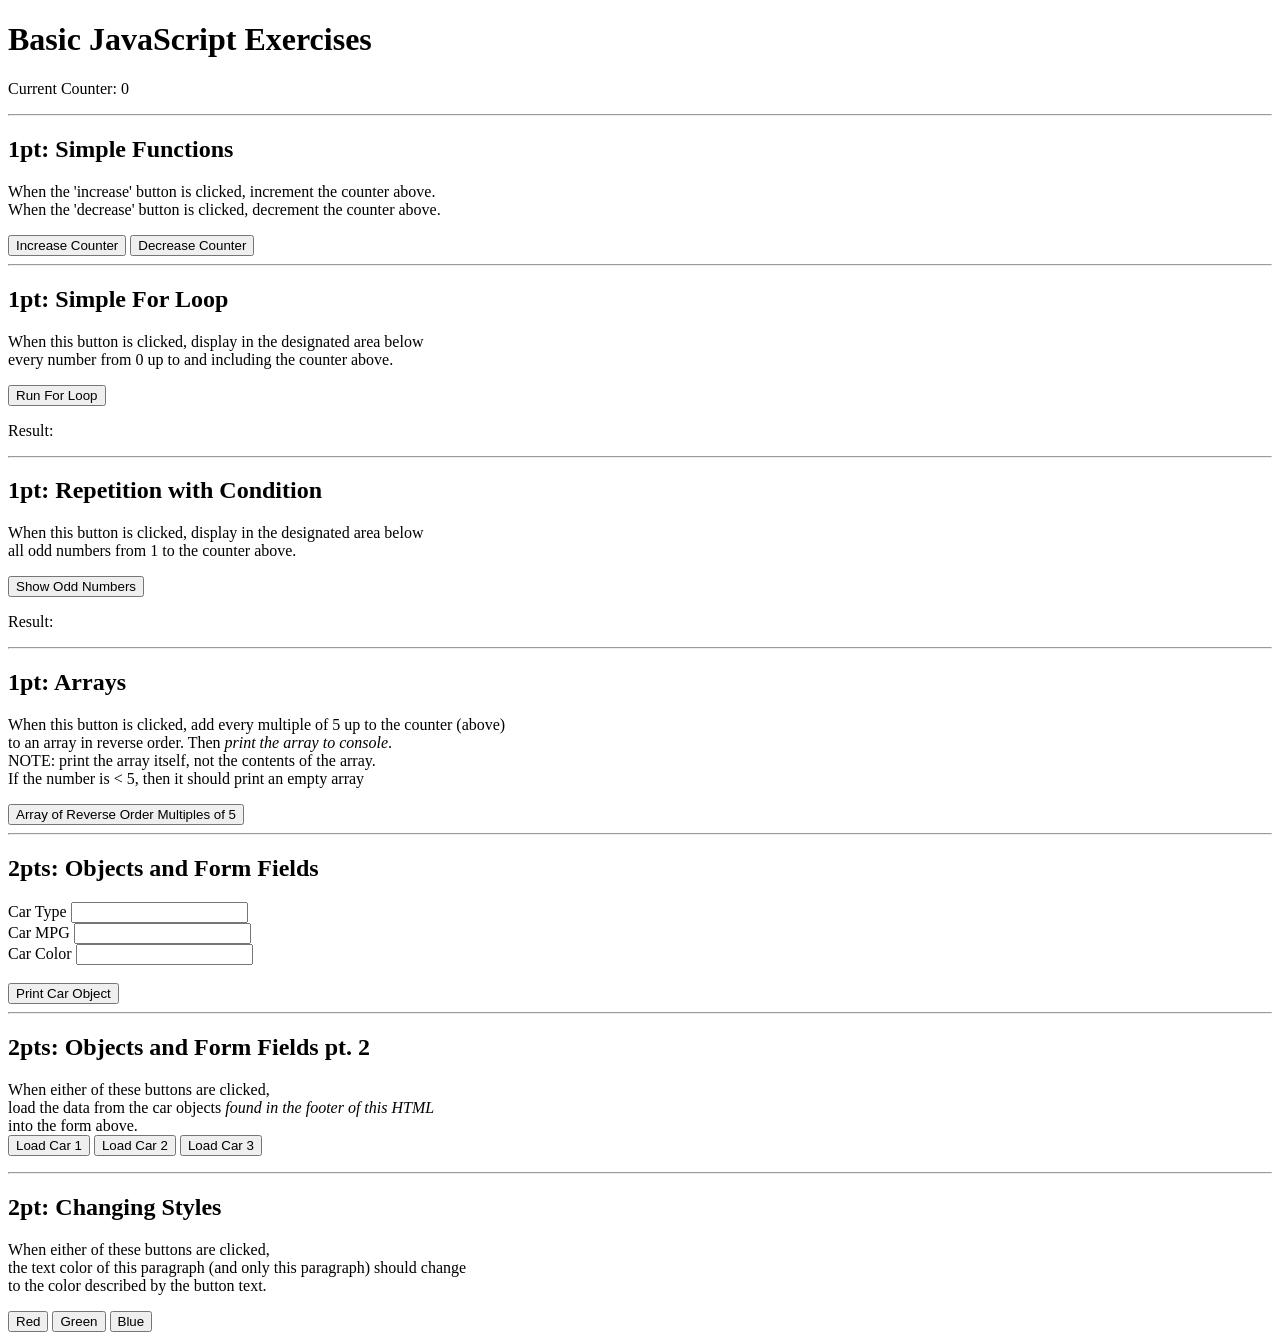
<file: html-76bbe60a-a95c-4401-a4fe-5713c2930046.html>
<!DOCTYPE html>

<html lang="en">

<head>
    <title>Basic JavaScript Exercises</title>
    <!-- change the src value to use your own script -->
    <script src="script.js">
    </script>
</head>


<body>
    <h1>Basic JavaScript Exercises</h1>

    <p>Current Counter: <span id="counter">0</span></p>

    <hr>

    <h2>1pt: Simple Functions</h2>
    <p>When the 'increase' button is clicked, increment the counter above.<br>
        When the 'decrease' button is clicked, decrement the counter above.</p>
    <button onclick="tickUp()">Increase Counter</button>
    <button onclick="tickDown()">Decrease Counter</button>

    <hr>

    <h2>1pt: Simple For Loop</h2>
    <p>When this button is clicked, display in the designated area below<br>
        every number from 0 up to and including the counter above.</p>
    <button onclick="runForLoop()">Run For Loop</button>

    <p>Result: <span id="forLoopResult"></span></p>

    <hr>

    <h2>1pt: Repetition with Condition</h2>
    <p>When this button is clicked, display in the designated area below<br>
        all odd numbers from 1 to the counter above.</p>
    <button onclick="showOddNumbers()">Show Odd Numbers</button>

    <p>Result: <span id="oddNumberResult"></span></p>

    <hr>

    <h2>1pt: Arrays</h2>
    <p>When this button is clicked, add every multiple of 5 up to the counter (above)<br>
        to an array in reverse order. Then <em>print the array to console</em>.<br>
        NOTE: print the array itself, not the contents of the array.<br>
        If the number is &lt; 5, then it should print an empty array</p>
    <button onclick="addMultiplesToArray()">Array of Reverse Order Multiples of 5</button>

    <hr>

    <h2>2pts: Objects and Form Fields</h2>
    <label for="carType">Car Type</label> <input id="carType" type="text"><br>
    <label for="carMPG">Car MPG</label> <input id="carMPG" type="text"><br>
    <label for="carColor">Car Color</label> <input id="carColor" type="text"><br>
    <br>

    <button type="button" onclick="printCarObject()">Print Car Object</button>

    <hr>

    <h2>2pts: Objects and Form Fields pt. 2</h2>
    <p>When either of these buttons are clicked,<br>
        load the data from the car objects <em>found in the footer of this HTML</em><br>
        into the form above.<br>
        <button type="button" onclick="loadCar(1)">Load Car 1</button>
        <button type="button" onclick="loadCar(2)">Load Car 2</button>
        <button type="button" onclick="loadCar(3)">Load Car 3</button>

        <hr>

    <h2>2pt: Changing Styles</h2>
    <p id="styleParagraph">When either of these buttons are clicked,<br>
        the text color of this paragraph (and only this paragraph) should change<br>
        to the color described by the button text.</p>

    <button type="button" onclick="changeColor(1)">Red</button>
    <button type="button" onclick="changeColor(2)">Green</button>
    <button type="button" onclick="changeColor(3)">Blue</button>


    <footer>
        <script>
            let carObject1 = { cType: "sedan", cMPG: "32", cColor: "blue" };
            let carObject2 = { cType: "truck", cMPG: "28", cColor: "red" };
            let carObject3 = { cType: "van", cMPG: "30", cColor: "green" };
        </script>
    </footer>
</body>


</html>
</file>
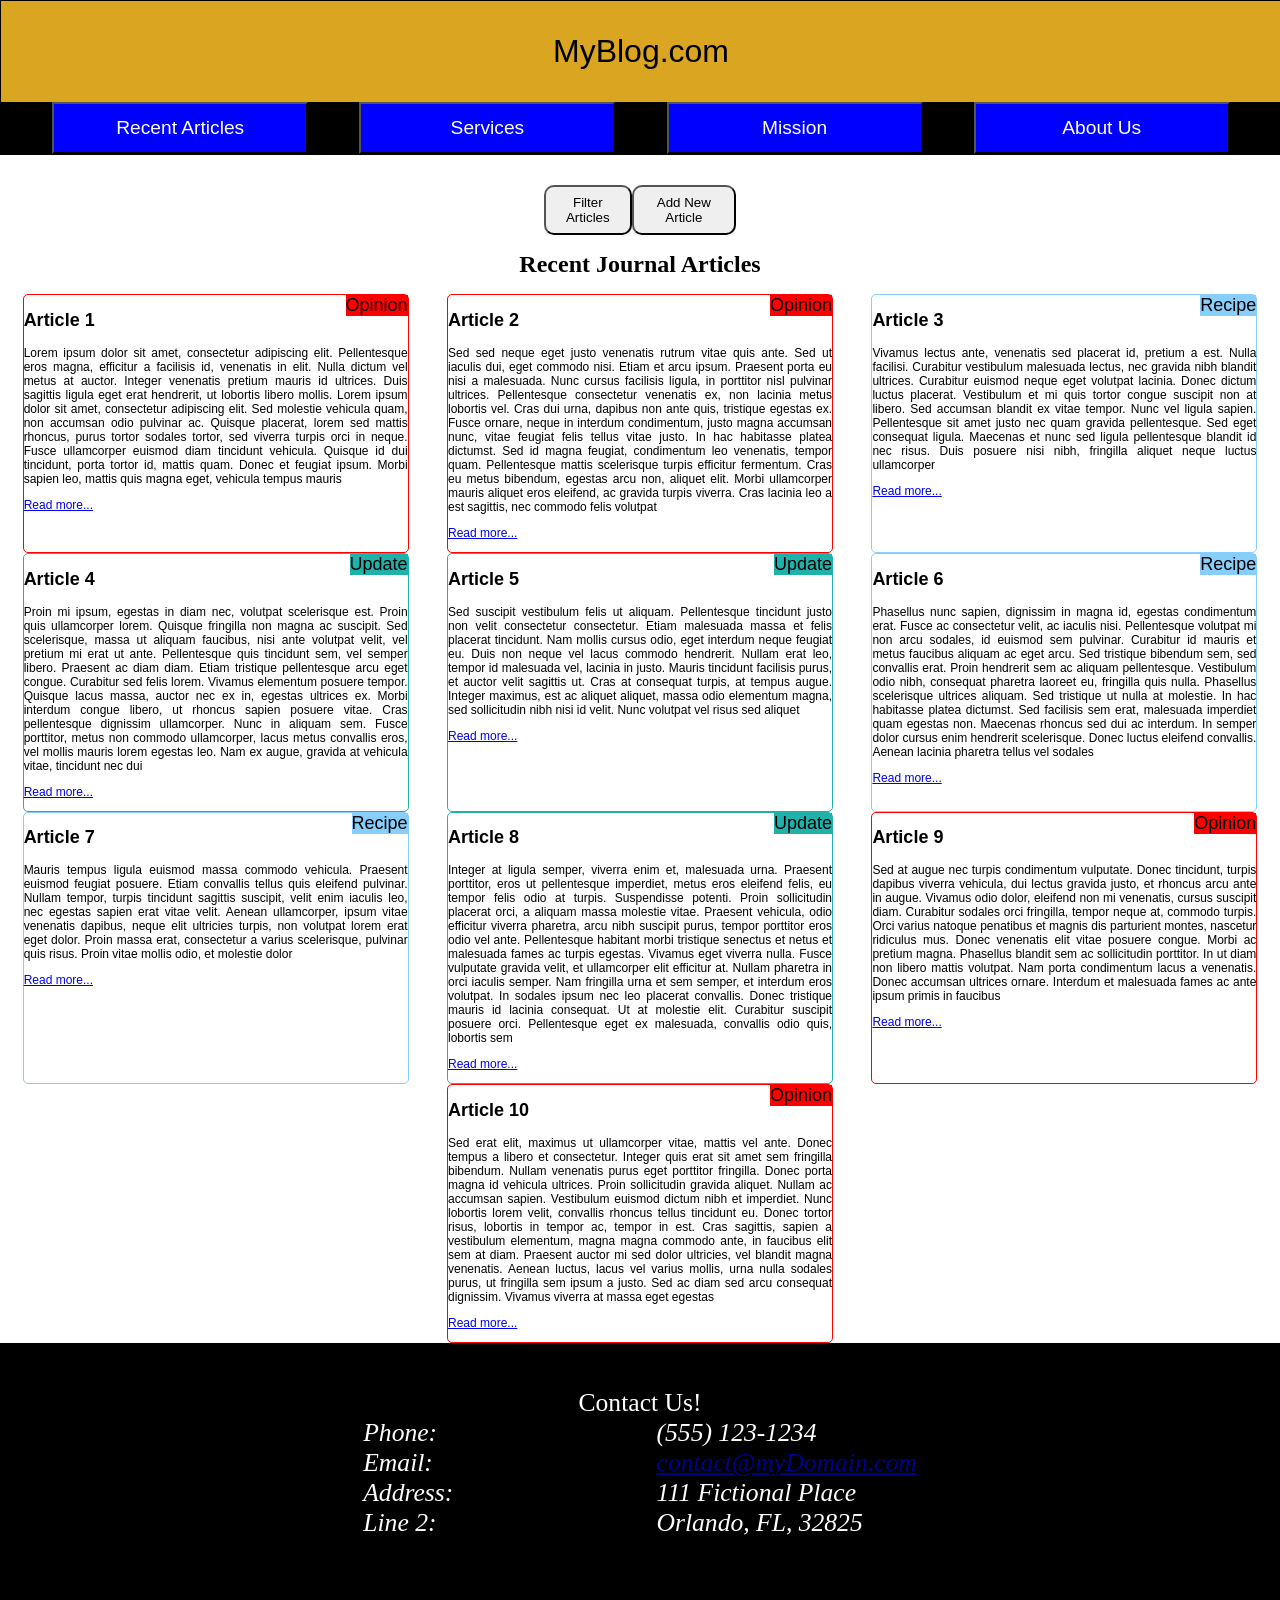
<file: html-9a0cf471-79a7-448c-9921-0223f4d41e38.html>
<!DOCTYPE html>
<html lang="en">

<head>
    <title>Recent Journal Articles</title>
    <link rel="stylesheet" href="10_css.css">
    <meta name="viewport" content="width=device-width, initial-scale=1.0" />
    <script src="10_js.js"></script>
</head>

<body>

    <header>
        <p>MyBlog.com</p>

        <nav>
            <button href="recent.html">Recent Articles</button>
            <button href="services.html">Services</button>
            <button href="mission.html">Mission</button>
            <button href="about.html">About Us</button>
        </nav>
    </header>

    <main>

        <div id="showArea">

            <div id="toggleButtons">
                <button onclick="showFilter()" id="filterButton" type="button">Filter Articles</button>
                <button onclick="showAddNew()" id="addButton" type="button">Add New Article</button>
            </div>


            <form id="newContent">
                <h2 class="formRow">Add New Article</h2>

                <div class="formRow">
                    <label for="inputHeader">Title: </label>
                    <input id="inputHeader" name="inputHeader" type="text">
                </div>

                <div class="formRow">
                    <label>Type:</label>
                    <input name="articleType" id="opinionRadio" type="radio"> <label for="opinionRadio">Opinion</label>
                    <input name="articleType" id="recipeRadio" type="radio"> <label for="recipeRadio">Recipe</label>
                    <input name="articleType" id="lifeRadio" type="radio"> <label for="lifeRadio">Life Update</label>
                </div>

                <div class="formRow">
                    <label for="inputArticle">Text:</label>
                    <textarea id="inputArticle" name="inputArticle"></textarea>
                </div>

                <div class="formRow">
                    <button onclick="addNewArticle()" type="button">Add New Article</button>
                </div>
            </form>

            <form id="filterContent">
                <h2>Filter by Article Type</h2>
                <label for="opinionCheckbox">Opinion</label>
                <input onclick="filterArticles()" id="opinionCheckbox" type="checkbox" checked>
                <label for="recipeCheckbox">Recipe</label>
                <input onclick="filterArticles()" id="recipeCheckbox" type="checkbox" checked>
                <label for="updateCheckbox">Update</label>
                <input onclick="filterArticles()" id="updateCheckbox" type="checkbox" checked>
            </form>
        </div>

        <h1>Recent Journal Articles</h1>

        <div id="articleList">
            <article class="opinion" id="a1">
                <span class="marker">Opinion</span>
                <h2>Article 1</h2>
                <p>Lorem ipsum dolor sit amet, consectetur adipiscing elit. Pellentesque eros magna, efficitur a
                    facilisis id, venenatis in elit. Nulla dictum vel metus at auctor. Integer venenatis pretium mauris
                    id ultrices. Duis sagittis ligula eget erat hendrerit, ut lobortis libero mollis. Lorem ipsum dolor
                    sit amet, consectetur adipiscing elit. Sed molestie vehicula quam, non accumsan odio pulvinar ac.
                    Quisque placerat, lorem sed mattis rhoncus, purus tortor sodales tortor, sed viverra turpis orci in
                    neque. Fusce ullamcorper euismod diam tincidunt vehicula. Quisque id dui tincidunt, porta tortor id,
                    mattis quam. Donec et feugiat ipsum. Morbi sapien leo, mattis quis magna eget, vehicula tempus
                    mauris</p>
                <p><a href="moreDetails.html">Read more...</a></p>
            </article>

            <article class="opinion" id="a2">
                <span class="marker">Opinion</span>
                <h2>Article 2</h2>
                <p>Sed sed neque eget justo venenatis rutrum vitae quis ante. Sed ut iaculis dui, eget commodo nisi.
                    Etiam et arcu ipsum. Praesent porta eu nisi a malesuada. Nunc cursus facilisis ligula, in porttitor
                    nisl pulvinar ultrices. Pellentesque consectetur venenatis ex, non lacinia metus lobortis vel. Cras
                    dui urna, dapibus non ante quis, tristique egestas ex. Fusce ornare, neque in interdum condimentum,
                    justo magna accumsan nunc, vitae feugiat felis tellus vitae justo. In hac habitasse platea dictumst.
                    Sed id magna feugiat, condimentum leo venenatis, tempor quam. Pellentesque mattis scelerisque turpis
                    efficitur fermentum. Cras eu metus bibendum, egestas arcu non, aliquet elit. Morbi ullamcorper
                    mauris aliquet eros eleifend, ac gravida turpis viverra. Cras lacinia leo a est sagittis, nec
                    commodo felis volutpat</p>
                <p><a href="moreDetails.html">Read more...</a></p>
            </article>

            <article class="recipe" id="a3">
                <span class="marker">Recipe</span>
                <h2>Article 3</h2>
                <p>Vivamus lectus ante, venenatis sed placerat id, pretium a est. Nulla facilisi. Curabitur vestibulum
                    malesuada lectus, nec gravida nibh blandit ultrices. Curabitur euismod neque eget volutpat lacinia.
                    Donec dictum luctus placerat. Vestibulum et mi quis tortor congue suscipit non at libero. Sed
                    accumsan blandit ex vitae tempor. Nunc vel ligula sapien. Pellentesque sit amet justo nec quam
                    gravida pellentesque. Sed eget consequat ligula. Maecenas et nunc sed ligula pellentesque blandit id
                    nec risus. Duis posuere nisi nibh, fringilla aliquet neque luctus ullamcorper</p>
                <p><a href="moreDetails.html">Read more...</a></p>
            </article>

            <article class="update" id="a4">
                <span class="marker">Update</span>
                <h2>Article 4</h2>
                <p>Proin mi ipsum, egestas in diam nec, volutpat scelerisque est. Proin quis ullamcorper lorem. Quisque
                    fringilla non magna ac suscipit. Sed scelerisque, massa ut aliquam faucibus, nisi ante volutpat
                    velit, vel pretium mi erat ut ante. Pellentesque quis tincidunt sem, vel semper libero. Praesent ac
                    diam diam. Etiam tristique pellentesque arcu eget congue. Curabitur sed felis lorem. Vivamus
                    elementum posuere tempor. Quisque lacus massa, auctor nec ex in, egestas ultrices ex. Morbi interdum
                    congue libero, ut rhoncus sapien posuere vitae. Cras pellentesque dignissim ullamcorper. Nunc in
                    aliquam sem. Fusce porttitor, metus non commodo ullamcorper, lacus metus convallis eros, vel mollis
                    mauris lorem egestas leo. Nam ex augue, gravida at vehicula vitae, tincidunt nec dui</p>
                <p><a href="moreDetails.html">Read more...</a></p>
            </article>

            <article class="update" id="a5">
                <span class="marker">Update</span>
                <h2>Article 5</h2>
                <p>Sed suscipit vestibulum felis ut aliquam. Pellentesque tincidunt justo non velit consectetur
                    consectetur. Etiam malesuada massa et felis placerat tincidunt. Nam mollis cursus odio, eget
                    interdum neque feugiat eu. Duis non neque vel lacus commodo hendrerit. Nullam erat leo, tempor id
                    malesuada vel, lacinia in justo. Mauris tincidunt facilisis purus, et auctor velit sagittis ut. Cras
                    at consequat turpis, at tempus augue. Integer maximus, est ac aliquet aliquet, massa odio elementum
                    magna, sed sollicitudin nibh nisi id velit. Nunc volutpat vel risus sed aliquet</p>
                <p><a href="moreDetails.html">Read more...</a></p>
            </article>

            <article class="recipe" id="a6">
                <span class="marker">Recipe</span>
                <h2>Article 6</h2>
                <p>Phasellus nunc sapien, dignissim in magna id, egestas condimentum erat. Fusce ac consectetur velit,
                    ac iaculis nisi. Pellentesque volutpat mi non arcu sodales, id euismod sem pulvinar. Curabitur id
                    mauris et metus faucibus aliquam ac eget arcu. Sed tristique bibendum sem, sed convallis erat. Proin
                    hendrerit sem ac aliquam pellentesque. Vestibulum odio nibh, consequat pharetra laoreet eu,
                    fringilla quis nulla. Phasellus scelerisque ultrices aliquam. Sed tristique ut nulla at molestie. In
                    hac habitasse platea dictumst. Sed facilisis sem erat, malesuada imperdiet quam egestas non.
                    Maecenas rhoncus sed dui ac interdum. In semper dolor cursus enim hendrerit scelerisque. Donec
                    luctus eleifend convallis. Aenean lacinia pharetra tellus vel sodales</p>
                <p><a href="moreDetails.html">Read more...</a></p>
            </article>

            <article class="recipe" id="a7">
                <span class="marker">Recipe</span>
                <h2>Article 7</h2>
                <p>Mauris tempus ligula euismod massa commodo vehicula. Praesent euismod feugiat posuere. Etiam
                    convallis tellus quis eleifend pulvinar. Nullam tempor, turpis tincidunt sagittis suscipit, velit
                    enim iaculis leo, nec egestas sapien erat vitae velit. Aenean ullamcorper, ipsum vitae venenatis
                    dapibus, neque elit ultricies turpis, non volutpat lorem erat eget dolor. Proin massa erat,
                    consectetur a varius scelerisque, pulvinar quis risus. Proin vitae mollis odio, et molestie dolor
                </p>
                <p><a href="moreDetails.html">Read more...</a></p>
            </article>

            <article class="update" id="a8">
                <span class="marker">Update</span>
                <h2>Article 8</h2>
                <p>Integer at ligula semper, viverra enim et, malesuada urna. Praesent porttitor, eros ut pellentesque
                    imperdiet, metus eros eleifend felis, eu tempor felis odio at turpis. Suspendisse potenti. Proin
                    sollicitudin placerat orci, a aliquam massa molestie vitae. Praesent vehicula, odio efficitur
                    viverra pharetra, arcu nibh suscipit purus, tempor porttitor eros odio vel ante. Pellentesque
                    habitant morbi tristique senectus et netus et malesuada fames ac turpis egestas. Vivamus eget
                    viverra nulla. Fusce vulputate gravida velit, et ullamcorper elit efficitur at. Nullam pharetra in
                    orci iaculis semper. Nam fringilla urna et sem semper, et interdum eros volutpat. In sodales ipsum
                    nec leo placerat convallis. Donec tristique mauris id lacinia consequat. Ut at molestie elit.
                    Curabitur suscipit posuere orci. Pellentesque eget ex malesuada, convallis odio quis, lobortis sem
                </p>
                <p><a href="moreDetails.html">Read more...</a></p>
            </article>

            <article class="opinion" id="a9">
                <span class="marker">Opinion</span>
                <h2>Article 9</h2>
                <p>Sed at augue nec turpis condimentum vulputate. Donec tincidunt, turpis dapibus viverra vehicula, dui
                    lectus gravida justo, et rhoncus arcu ante in augue. Vivamus odio dolor, eleifend non mi venenatis,
                    cursus suscipit diam. Curabitur sodales orci fringilla, tempor neque at, commodo turpis. Orci varius
                    natoque penatibus et magnis dis parturient montes, nascetur ridiculus mus. Donec venenatis elit
                    vitae posuere congue. Morbi ac pretium magna. Phasellus blandit sem ac sollicitudin porttitor. In ut
                    diam non libero mattis volutpat. Nam porta condimentum lacus a venenatis. Donec accumsan ultrices
                    ornare. Interdum et malesuada fames ac ante ipsum primis in faucibus</p>
                <p><a href="moreDetails.html">Read more...</a></p>
            </article>

            <article class="opinion" id="a10">
                <span class="marker">Opinion</span>
                <h2>Article 10</h2>
                <p>Sed erat elit, maximus ut ullamcorper vitae, mattis vel ante. Donec tempus a libero et consectetur.
                    Integer quis erat sit amet sem fringilla bibendum. Nullam venenatis purus eget porttitor fringilla.
                    Donec porta magna id vehicula ultrices. Proin sollicitudin gravida aliquet. Nullam ac accumsan
                    sapien. Vestibulum euismod dictum nibh et imperdiet. Nunc lobortis lorem velit, convallis rhoncus
                    tellus tincidunt eu. Donec tortor risus, lobortis in tempor ac, tempor in est. Cras sagittis, sapien
                    a vestibulum elementum, magna magna commodo ante, in faucibus elit sem at diam. Praesent auctor mi
                    sed dolor ultricies, vel blandit magna venenatis. Aenean luctus, lacus vel varius mollis, urna nulla
                    sodales purus, ut fringilla sem ipsum a justo. Sed ac diam sed arcu consequat dignissim. Vivamus
                    viverra at massa eget egestas</p>
                <p><a href="moreDetails.html">Read more...</a></p>
            </article>
        </div>

        <footer>
            <p>Contact Us!</p>
            <address>
                <div>
                    <span>Phone:</span> <span>(555) 123-1234</span>
                    <span>Email:</span> </span><a href="">contact@myDomain.com</a></span>
                    <span>Address:</span> <span>111 Fictional Place</span>
                    <span>Line 2:</span> <span>Orlando, FL, 32825</span>
                </div>
            </address>
        </footer>
    </main>
</body>

</html>
</file>
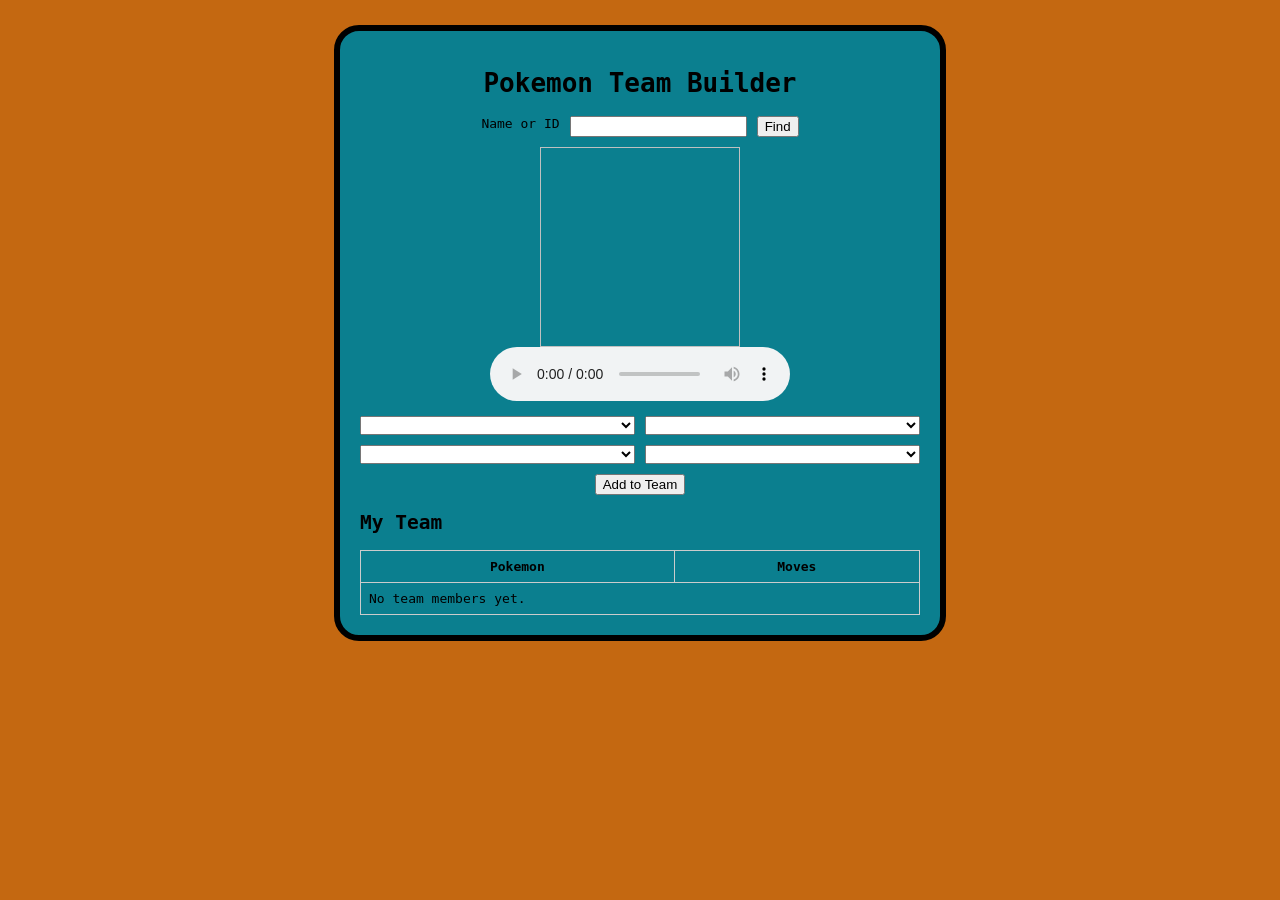
<file: week6.html>
<!DOCTYPE html>
<html lang="en">
<head>
<meta charset="UTF-8">
<meta name="viewport" content="width=device-width, initial-scale=1.0">
<title>Pokemon Team Builder</title>

<link rel="stylesheet" href="week6.css">

</head>

<body>

<div class="card">

<h1>Pokemon Team Builder</h1>

<div class="row">
<label for="query">Name or ID</label>
<input id="query" type="text">
<button id="findBtn">Find</button>
</div>

<div id="status" class="status"></div>

<div class="pokemon-area">

<img id="sprite" class="sprite">

<audio id="cry" controls></audio>

</div>

<div class="moves-grid">

<select id="move1"></select>
<select id="move2"></select>
<select id="move3"></select>
<select id="move4"></select>

</div>

<div class="actions">
<button id="addBtn">Add to Team</button>
</div>

<div class="team">

<h2>My Team</h2>

<table>

<thead>
<tr>
<th>Pokemon</th>
<th>Moves</th>
</tr>
</thead>

<tbody id="teamBody">

<tr>
<td colspan="2">No team members yet.</td>
</tr>

</tbody>

</table>

</div>

</div>

<script src="week6.js"></script>

</body>
</html>
</file>
<file: styles.css>
/* ===============================
   Letterboxd-Inspired Resume
   Full CSS (Green LinkedIn Button)
   =============================== */

@import url("https://fonts.googleapis.com/css2?family=Inter:wght@400;600;700;800&display=swap");

:root{
  --bg: #14181c;
  --panel: #1b222a;
  --border: #2a3440;
  --text: #e6eef7;
  --muted: #9fb0c3;

  --green: #00e054;   /* Letterboxd green */
  --blue:  #40bcf4;
  --orange:#ff8000;

  --radius: 14px;
  --shadow: 0 10px 30px rgba(0,0,0,.35);
}

*{
  box-sizing: border-box;
}

body{
  margin: 0;
  background: var(--bg);
  color: var(--text);
  font-family: Inter, system-ui, -apple-system, "Segoe UI", sans-serif;
  line-height: 1.6;
}

/* ===============================
   Layout
   =============================== */

main{
  max-width: 980px;
  margin: 2.5rem auto;
  padding: 0 1rem 3rem;
}



.resume-header{
  display: flex;
  align-items: center;
  justify-content: space-between;

  padding: 18px 20px;
  background: #14181c;
  border-bottom: 1px solid var(--border);
  margin-bottom: 1.75rem;
}


.resume-header .name{
  font-weight: 800;
  font-size: 28px;
  color: #ffffff;
}

/* Right-side wrapper */
.resume-header .nav-links{
  display: flex;
  align-items: center;
  gap: 18px;
}


.resume-header .nav-link{
  font-size: 12px;
  font-weight: 700;
  letter-spacing: 1px;
  text-transform: uppercase;
  color: var(--muted);
  text-decoration: none;
}

.resume-header .nav-link:hover{
  color: #ffffff;
}


.resume-header .nav-btn{
  font-size: 12px;
  font-weight: 800;
  letter-spacing: 1px;
  text-transform: uppercase;
  color: #000000;            
  text-decoration: none;

  padding: 9px 16px;
  border-radius: 999px;
  background: var(--green);
  border: none;
  transition: 0.2s ease;
}

.resume-header .nav-btn:hover{
  filter: brightness(1.1);
}

/* ===============================
   Intro Paragraph
   =============================== */

p{
  margin: 0 0 1.5rem;
  max-width: 75ch;
}

/* ===============================
   Section Cards
   =============================== */

h3{
  margin: 1.25rem 0 0;
  padding: 0.9rem 1.1rem;

  background: #12161a;
  border: 1px solid var(--border);
  border-bottom: none;
  border-radius: var(--radius) var(--radius) 0 0;

  font-size: 0.95rem;
  font-weight: 700;
  letter-spacing: 0.6px;
  text-transform: uppercase;
  color: var(--green);
}

h3 + ul{
  margin: 0;
  padding: 1rem 1.25rem;
  padding-left: 1.5rem;

  background: var(--panel);
  border: 1px solid var(--border);
  border-top: none;
  border-radius: 0 0 var(--radius) var(--radius);
  box-shadow: var(--shadow);
}

li{
  margin: 0.45rem 0;
}

li::marker{
  color: var(--muted);
}

/* ===============================
   Global Links
   =============================== */

a{
  color: var(--blue);
}

a:hover{
  color: var(--orange);
}

/* ===============================
   Desktop
   =============================== */

@media (min-width: 1200px){
  main{
    max-width: 1100px;
  }
}

/* ===============================
   Mobile (412px)
   =============================== */

@media (max-width: 412px){

  main{
    max-width: 100%;
    margin: 1rem auto;
    padding: 0 0.75rem 2rem;
  }

  .resume-header{
    flex-direction: column;
    align-items: flex-start;
    gap: 12px;
  }

  .resume-header .name{
    font-size: 24px;
  }

  .resume-header .nav-links{
    gap: 14px;
    flex-wrap: wrap;
  }
}
</file>
<file: 5_css1.css>
/* base page styles */
html, body {
  margin: 0;
  padding: 0;
}

body {
  background-color: #a9d6e6;
  color: #000;
  padding: 14px 18px 32px;
  font-family: "Times New Roman", Times, serif;
  line-height: 1.25;
}

/* main page title */
h1 {
  text-align: center;
  font-family: Arial, Helvetica, sans-serif;
  font-size: 72px;
  font-weight: 900;
  margin: 6px 0 18px;
}

/* section headings */
h2 {
  font-family: Arial, Helvetica, sans-serif;
  font-size: 34px;
  font-weight: 900;
  margin: 18px 0 10px;
}

h3 {
  font-family: Arial, Helvetica, sans-serif;
  font-size: 18px;
  font-weight: 900;
  margin: 18px 0 6px;
}

/* paragraph text */
p {
  font-size: 12px;
  margin: 10px 0;
}

/* green bordered paragraph */
#paragraph2 {
  width: 55%;
  margin: 12px auto 16px;
  padding: 12px 14px;
  border: 3px solid #0a8f08;
  background-color: rgba(255,255,255,0.35);
  box-sizing: border-box;
}

/* blue highlight bars */
.blue {
  background-color: #00008b;
  color: #ffffff;
  padding: 12px 14px;
  margin: 12px -18px;
  border-top: 2px solid #000;
  border-bottom: 2px solid #000;
  box-sizing: border-box;
}

/* light divider between blue bars */
.blue:first-of-type::after {
  content: "";
  display: block;
  height: 12px;
  margin: 10px -14px -12px;
  background-color: rgba(255,255,255,0.35);
  border-top: 1px solid #000;
  border-bottom: 1px solid #000;
}

/* link colors */
a {
  color: #0000ee;
  text-decoration: underline;
}

a:visited {
  color: #551a8b;
}

/* numbered list with leading zeros */
ol {
  margin: 8px 0 18px;
  padding-left: 0;
  counter-reset: item;
}

ol li {
  list-style: none;
  font-size: 12px;
  margin: 2px 0;
}

ol li::before {
  counter-increment: item;
  content: counter(item, decimal-leading-zero) ". ";
}

/* table layout */
table {
  border-collapse: collapse;
  width: 430px;
  background-color: #fff;
  font-size: 11px;
}

th, td {
  border: 1px solid #000;
  padding: 4px 6px;
  vertical-align: top;
}

th {
  background-color: #cfcfcf;
  font-weight: 700;
  text-align: center;
}

th:first-child,
td:first-child {
  width: 70px;
}
</file>
<file: html-5.css>
:root{
  --menu-w: 15%;
  --header-h: 120px;
}

*{ box-sizing: border-box; }

html, body{
  margin: 0;
  height: 100%;
  font-family: system-ui, sans-serif;
  background: #1f3a2b;
  color: #e5f0e8;
}

/* jump menu */
#jumpMenu{
  position: fixed;
  top: 0;
  left: 0;
  bottom: 0;
  width: var(--menu-w);
  padding: 20px;
  background: #0a140d;
}

#jumpMenu h2{
  margin-top: 0;
}

#jumpMenu a{
  display: block;
  margin: 10px 0;
  color: #e5f0e8;
  text-decoration: underline;
}

/* main layout */
main{
  margin-left: var(--menu-w);
  padding-top: var(--header-h);
  padding-bottom: 120px;
}

/* fixed header */
header{
  position: fixed;
  top: 0;
  left: var(--menu-w);
  right: 0;
  height: var(--header-h);
  background: #3b7a57;
  display: flex;
  flex-direction: column;
  justify-content: center;
  align-items: center;
}

header p{
  margin: 0;
  font-size: 2rem;
  font-weight: bold;
}

header nav{
  display: flex;
  gap: 15px;
  margin-top: 10px;
}

header button{
  background: #1f3a2b;
  color: #e5f0e8;
  border: none;
  padding: 10px 20px;
  cursor: pointer;
}

/* page title */
main h1{
  text-align: center;
  margin: 30px 0;
}

/* article container */
#container{
  display: flex;
  flex-wrap: wrap;
  gap: 20px;
  justify-content: center;
  padding: 0 20px;
}

#container article{
  width: 300px;
  background: #2f5d3a;
  padding: 15px;
  border-radius: 10px;
}

#container article h2{
  margin-top: 0;
}

#container article a{
  color: #b7e4c7;
}

/* thank you block */
#thanks{
  position: fixed;
  right: 0;
  bottom: 0;
  margin: 0;
  padding: 15px 25px;
  background: #74c69d;
  color: #081c15;
  font-size: 1.5rem;
}

/* footer */
footer{
  margin: 40px 20px;
  padding: 20px;
  background: #2f5d3a;
  border-radius: 10px;
}
</file>
<file: 7_transition.css>
:root{
  --menu-w: 15%;
  --header-h: 120px;
}

*{ box-sizing: border-box; }

html, body{
  margin: 0;
  height: 100%;
  font-family: system-ui, sans-serif;
  background: #1f3a2b;
  color: #ffffff;
}

/* jump menu */
#jumpMenu{
  position: fixed;
  top: 0;
  left: 0;
  bottom: 0;
  width: var(--menu-w);
  padding: 20px;
  background: #0a140d;
}

#jumpMenu h2{
  margin-top: 0;
}

#jumpMenu a{
  display: block;
  margin: 10px 0;
  color: #e5f0e8;
  text-decoration: underline;
}

/* main layout */
main{
  margin-left: var(--menu-w);
  padding-top: var(--header-h);
  padding-bottom: 120px;
}

/* fixed header */
header{
  position: fixed;
  top: 0;
  left: var(--menu-w);
  right: 0;
  height: var(--header-h);
  background: #3b7a57;
  display: flex;
  flex-direction: column;
  justify-content: center;
  align-items: center;
}

header p{
  margin: 0;
  font-size: 2rem;
  font-weight: bold;
}

header nav{
  display: flex;
  gap: 15px;
  margin-top: 10px;
}

header button{
  background: #1f3a2b;
  color: #e5f0e8;
  border: none;
  padding: 10px 20px;
  cursor: pointer;
}

/* nav button hover */
header button:hover{
  background: #74c69d;
  color: #081c15;
}

/* recent articles dropdown */
#menuItems{
  position: fixed;
  top: 0;
  left: 0;
  bottom: 0;
  width: var(--menu-w);
  padding: 20px;
  background: #0a140d;
}

#menuItems button{
  width: 100%;
  margin: 10px 0;
  background: #1f3a2b;
  color: #e5f0e8;
  border: none;
  padding: 10px 12px;
  cursor: pointer;
}

#menuItems button:hover{
  background: #74c69d;
  color: #081c15;
}

#menuItems #jumpMenu{
  position: static;
  width: auto;
  padding: 10px 0 0;
  display: none;
  background: transparent;
}

#menuItems:hover #jumpMenu{
  display: block;
}

#menuItems #jumpMenu a{
  padding: 8px 10px;
}

#menuItems #jumpMenu a:hover{
  background: #74c69d;
  color: #081c15;
}

/* page title */
main h1{
  text-align: center;
  margin: 30px 0;
}

/* article container */
#container{
  display: flex;
  flex-wrap: wrap;
  gap: 20px;
  justify-content: center;
  padding: 0 20px;
}

#container article{
  width: 300px;
  background: #2f5d3a;
  padding: 15px;
  border-radius: 10px;
}

/* article transition + hover expand + text light->dark */
#container article{
  color: rgba(255, 255, 255, 0.55);
  transform: scale(1);
  transition: color 2s, transform 2s, box-shadow 2s;
}

#container article:hover{
  color: rgba(14, 19, 15, 0.95);
  transform: scale(1.06);
  box-shadow: 0 14px 34px rgba(0,0,0,.22);
}

#container article h2{
  margin-top: 0;
}

/* big first letter*/
#container article p:first-of-type::first-letter{
  font-family: "Times New Roman", Times, serif;
  font-size: 36px;
  line-height: 1;
}

/* links */
#container article a{
  color: #b7e4c7;
}

/* wikipedia arrow */
a[href*="google.com"]::after{
  content: "";
  display: inline-block;
  width: 16px;
  height: 16px;
  margin-left: 6px;
  vertical-align: -3px;
  background-repeat: no-repeat;
  background-size: contain;
  background-image: url("data:image/svg+xml;utf8,<svg xmlns='http://www.w3.org/2000/svg' viewBox='0 0 20 20'><path fill='%23b7e4c7' d='M15.5 10.5v6H3.5v-12h6v-2h-8v16h16v-8z'/><path fill='%23b7e4c7' d='M11 1h8v8h-2V4.41l-6.29 6.3-1.42-1.42 6.3-6.29H11z'/></svg>");
}

/* thank you block */
#thanks{
  position: fixed;
  right: 0;
  bottom: 0;
  margin: 0;
  padding: 15px 25px;
  background: #74c69d;
  color: #081c15;
  font-size: 1.5rem;
}

/* footer */
footer{
  margin: 40px 20px;
  padding: 20px;
  background: #2f5d3a;
  border-radius: 10px;
}
</file>
<file: 10_css.css>
#showArea {
    display: flex;
    flex-direction: column;
    width: 75%;
    margin: auto;
    margin-top: 30px;
}

#toggleButtons {
    margin: auto;
    display: flex;
    width: 20%;
    justify-content: space-evenly;
}

#toggleButtons>* {
    height: 50px;
    border-radius: 10px;
}

form#newContent {
    display: none;
    flex-direction: column;
    margin: auto;
    width: 75%;
    align-items: center;
}

form#filterContent {
    display: block;
    margin: auto;
}

.formRow {
    width: 400px;
    font-size: 1.3em;
}

article.opinion {
    border: 1px solid red;
}

article.recipe {
    border: 1px solid lightskyblue;
}

article.update {
    border: 1px solid lightseagreen;
}

.marker {
    float: right;
    font-size: 1.5em;
}

.date {
    float: left;
    font-size: 1.5em;
}


.opinion .marker {
    background-color: red;
}

.recipe .marker {
    background-color: lightskyblue;
}

.update .marker {
    background-color: lightseagreen;
}




body {
    padding: 0;
    margin: 0;
    width: 100%;
}

main {
    width: 100%;
}

main h1 {
    text-align: center;
    font-size: clamp(12px, 4vw, 24px);
}


header {
    background-color: goldenrod;
    text-align: center;
    position: sticky;
    top: 0px;
    font-size: 2.5vw;
    width: 100%;
    margin: 0;
    border: 1px solid black;
    font-family: 'Trebuchet MS', 'Lucida Sans Unicode', 'Lucida Grande', 'Lucida Sans', Arial, sans-serif;
}

main>div#articleList {
    display: flex;
    flex-wrap: wrap;
    align-items: stretch;
    justify-content: center;
    font-family: 'Lucida Sans', 'Lucida Sans Regular', 'Lucida Grande', 'Lucida Sans Unicode', Geneva, Verdana, sans-serif
}

article {
    width: 30%;
    margin-left: 1.5%;
    margin-right: 1.5%;
    text-align: justify;
    font-size: clamp(8px, 1.5vw, 12px);
    border-radius: 5px;
}



footer {
    padding-top: 5vh;
    font-size: 2vw;
    padding-bottom: 10vh;
    color: white;
    background-color: black;
}

a:visited {
    color: darkblue;
}

footer p {
    text-align: center;
    margin: auto;
    width: 50%;

}

address>div {
    display: grid;
    grid-template-columns: auto auto;
    justify-content: space-evenly;
    width: 75%;
    margin: auto;
}

nav {
    display: flex;
    flex-wrap: nowrap;
    width: 100%;
    margin: 0;
    padding: 0;
    justify-content: space-evenly;
    background-color: black;
}

nav button {
    color: white;
    background-color: blue;
    text-decoration: none;
    font-size: 1.5vw;
    display: inline;
    width: 20%;
    padding: 1vw 0vw;
    text-wrap-mode: nowrap;
}

nav button:hover {
    background-color: darkgoldenrod;
}

nav button:active {
    background-color: gold;
}





@media screen and (max-width: 600px) {
    article {
        width: 75%;
        margin: auto;
    }
}

@media screen and (max-width: 1000px) {

    main {
        width: 100%;
    }

    header {
        width: 100%;
    }
}
</file>
<file: week6.css>
body{
font-family: monospace;
margin:0;
background:#c46811;
padding:25px;
}

.card{
max-width:560px;
margin:auto;
background:rgb(11, 127, 143);
border:6px solid #000000;
border-radius:25px;
padding:20px;
}

h1{
text-align:center;
}

.row{
display:flex;
justify-content:center;
gap:10px;
margin-bottom:10px;
}

.sprite{
width:200px;
height:200px;
object-fit:contain;
image-rendering:pixelated;
}

.pokemon-area{
display:grid;
place-items:center;
margin-bottom:15px;
}

.moves-grid{
display:grid;
grid-template-columns:1fr 1fr;
gap:10px;
margin-bottom:10px;
}

.actions{
text-align:center;
}

table{
width:100%;
border-collapse:collapse;
margin-top:10px;
}

td,th{
border:1px solid #ccc;
padding:8px;
}

.team-sprite{
width:70px;
image-rendering:pixelated;
}
</file>
